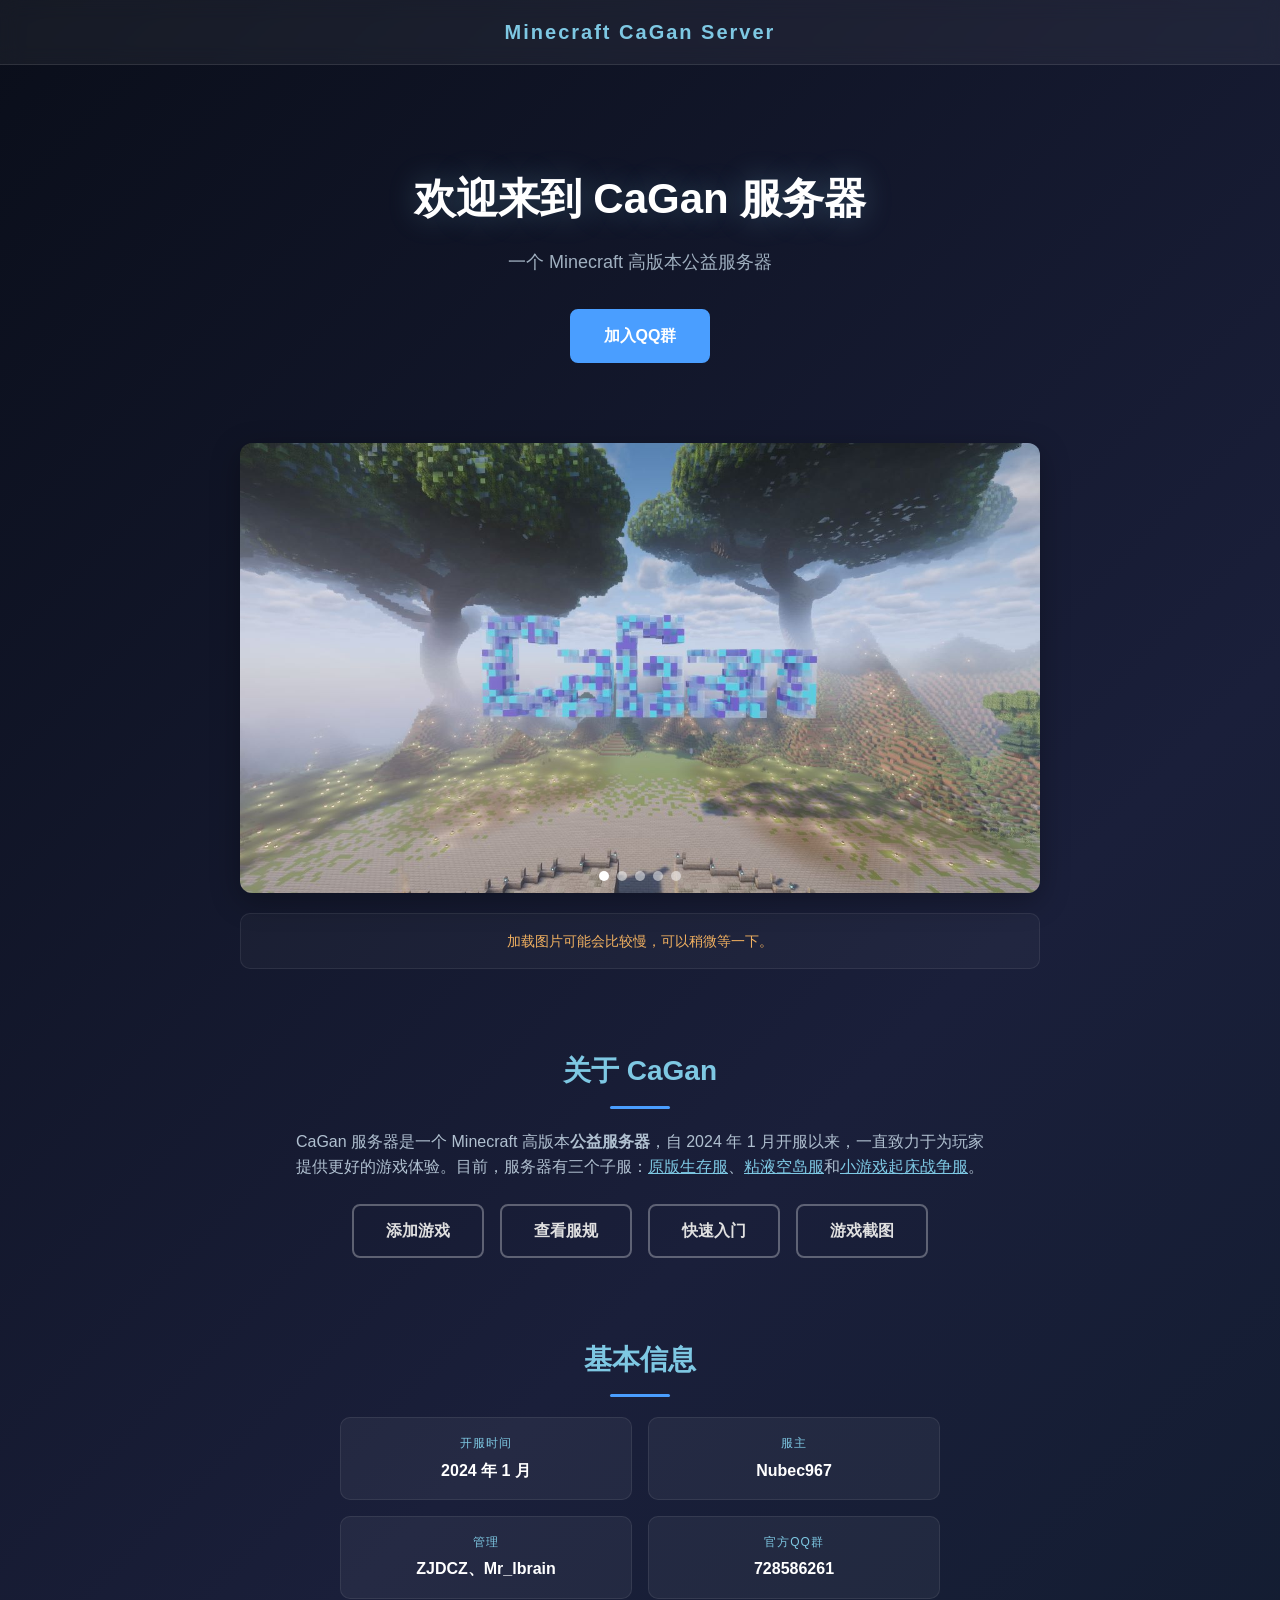
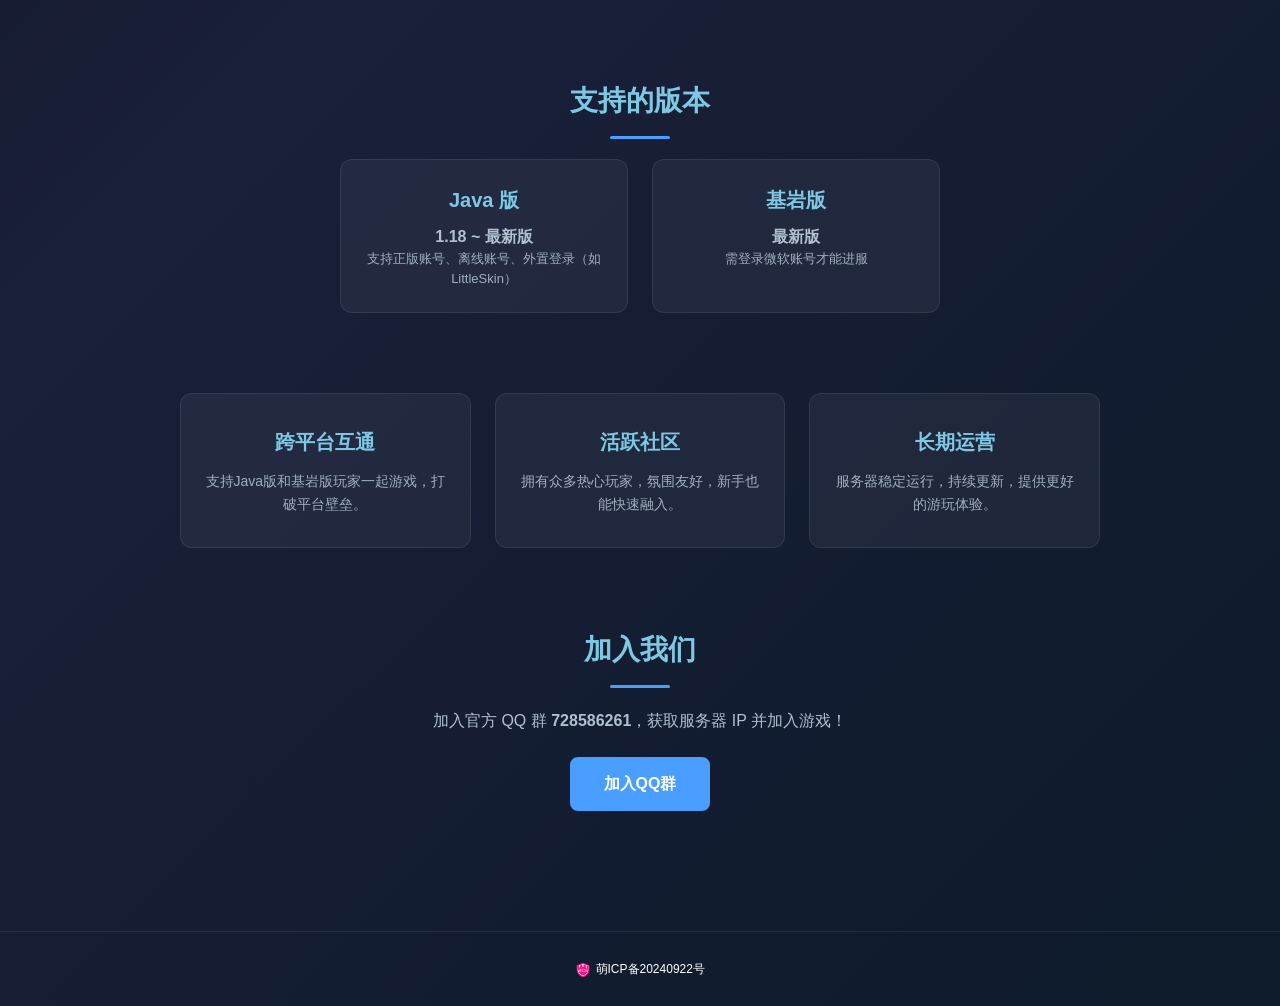
<file: index.html>
<!DOCTYPE html>
<html lang="zh">

<head>
    <meta charset="UTF-8" />
    <meta name="keywords" content="CaGan,CaGan官网,Minecraft,我的世界,高版本服务器,公益服务器,Java,基岩版,互通服" />
    <meta name="description" content="Minecraft CaGan 高版本 Java 基岩互通公益服务器官网 - 原版生存服、粘液空岛服、小游戏起床战争服" />
    <meta name="author" content="Dan_Evan" />
    <meta name="robots" content="index,follow" />
    <meta name="viewport" content="width=device-width, initial-scale=1.0" />
    <link rel="icon" href="favicon.ico" type="image/x-icon" />
    <link type="text/css" href="style.css" rel="stylesheet" />
    <link rel="stylesheet" href="https://font.sec.miui.com/font/css?family=MiSans:400,700:MiSans" />
    <title>Minecraft CaGan Server</title>
</head>

<body>
    <div class="header">Minecraft CaGan Server</div>

    <div class="container">
        <div class="hero">
            <h1>欢迎来到 CaGan 服务器</h1>
            <p>一个 Minecraft 高版本公益服务器</p>
            <div class="hero-buttons">
                <a href="https://qm.qq.com/q/yhhEUONMXu" class="btn" target="_blank">加入QQ群</a>
            </div>
        </div>

        <!-- 图片轮播 -->
        <div class="carousel-section">
            <div class="carousel">
                <div class="carousel-track">
                    <div class="carousel-slide">
                        <img src="img/2026-08-19_15.51.34.jpg" alt="截图 1" />
                    </div>
                    <div class="carousel-slide">
                        <img src="img/2026-08-18_09.58.34.jpg" alt="截图 2" />
                    </div>
                    <div class="carousel-slide">
                        <img src="img/2026-08-18_09.45.03.jpg" alt="截图 3" />
                    </div>
                    <div class="carousel-slide">
                        <img src="img/2026-08-18_10.00.51.jpg" alt="截图 4" />
                    </div>
                    <div class="carousel-slide">
                        <img src="img/2026-08-18_10.04.48.jpg" alt="截图 5" />
                    </div>
                </div>
                <div class="carousel-dots">
                    <span class="dot"></span>
                    <span class="dot"></span>
                    <span class="dot"></span>
                    <span class="dot"></span>
                    <span class="dot"></span>
                </div>
            </div>

            <div style="max-width: 800px; margin: 20px auto 0; padding: 16px 20px; background: rgba(255, 255, 255, 0.03); border: 1px solid rgba(255, 255, 255, 0.08); border-radius: 10px; text-align: center;">
                <p style="color: #f0b060; font-size: 14px;">加载图片可能会比较慢，可以稍微等一下。</p>
            </div>
        </div>

        <div class="section">
            <h2 class="section-title">关于 CaGan</h2>
            <p>CaGan 服务器是一个 Minecraft 高版本<strong>公益服务器</strong>，自 2024 年 1 月开服以来，一直致力于为玩家提供更好的游戏体验。目前，服务器有三个子服：<a href="docs/sub.html#sub1" style="color: #7ec8e3;">原版生存服</a>、<a href="docs/sub.html#sub2" style="color: #7ec8e3;">粘液空岛服</a>和<a href="docs/sub.html#sub3" style="color: #7ec8e3;">小游戏起床战争服</a>。</p>
            <div class="join-buttons" style="margin-top: 24px;">
                <a href="docs/add.html" class="btn btn-outline">添加游戏</a>
                <a href="docs/rules.html" class="btn btn-outline">查看服规</a>
                <a href="docs/help.html" class="btn btn-outline">快速入门</a>
                <a href="docs/show.html" class="btn btn-outline">游戏截图</a>
            </div>
        </div>

        <div class="section">
            <h2 class="section-title">基本信息</h2>
            <div class="info-grid">
                <div class="info-item">
                    <span class="info-label">开服时间</span>
                    <span class="info-value">2024 年 1 月</span>
                </div>
                <div class="info-item">
                    <span class="info-label">服主</span>
                    <span class="info-value">Nubec967</span>
                </div>
                <div class="info-item">
                    <span class="info-label">管理</span>
                    <span class="info-value">ZJDCZ、Mr_lbrain</span>
                </div>
                <div class="info-item">
                    <span class="info-label">官方QQ群</span>
                    <span class="info-value">728586261</span>
                </div>
            </div>
        </div>

        <div class="section">
            <h2 class="section-title">支持的版本</h2>
            <div class="version-grid">
                <div class="version-card">
                    <h3>Java 版</h3>
                    <p>1.18 ~ 最新版</p>
                    <p class="version-desc">支持正版账号、离线账号、外置登录（如 LittleSkin）</p>
                </div>
                <div class="version-card">
                    <h3>基岩版</h3>
                    <p>最新版</p>
                    <p class="version-desc">需登录微软账号才能进服</p>
                </div>
            </div>
        </div>

        <div class="features">
            <div class="feature-card">
                <h3>跨平台互通</h3>
                <p>支持Java版和基岩版玩家一起游戏，打破平台壁垒。</p>
            </div>
            <div class="feature-card">
                <h3>活跃社区</h3>
                <p>拥有众多热心玩家，氛围友好，新手也能快速融入。</p>
            </div>
            <div class="feature-card">
                <h3>长期运营</h3>
                <p>服务器稳定运行，持续更新，提供更好的游玩体验。</p>
            </div>
        </div>

        <div class="section">
            <h2 class="section-title">加入我们</h2>
            <p>加入官方 QQ 群 <strong>728586261</strong>，获取服务器 IP 并加入游戏！</p>
            <div class="join-buttons">
                <a href="https://qm.qq.com/q/yhhEUONMXu" class="btn" target="_blank">加入QQ群</a>
            </div>
        </div>
    </div>

    <div class="footer">
        <a href="https://icp.gov.moe/?keyword=20240922" target="_blank" style="text-decoration: none" rel="noopener">
            <img src="icon/icon.png" style="width: 16px; height: 16px; vertical-align: middle" />
            <span style="color: white; font-size: 12px; vertical-align: middle">萌ICP备20240922号</span>
        </a>
    </div>

    <script src="js/carousel.js"></script>
</body>

</html>
</file>
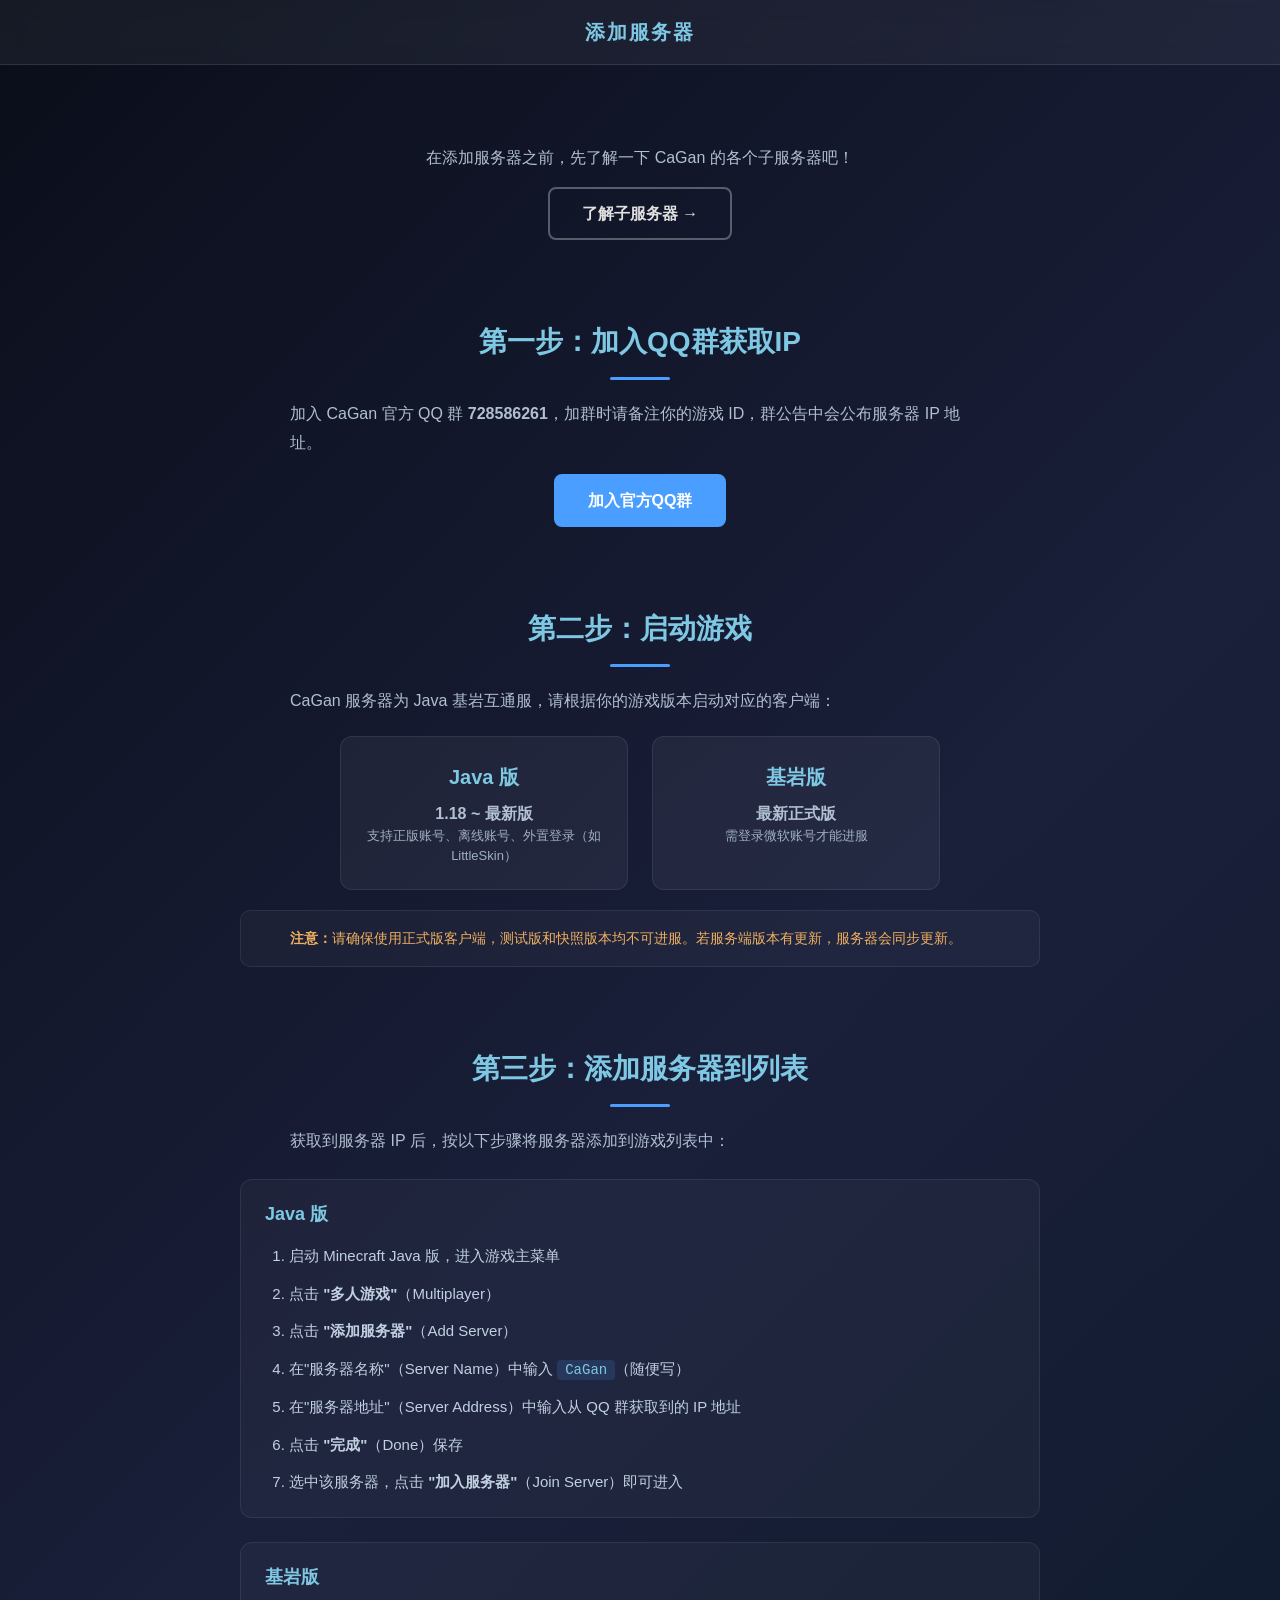
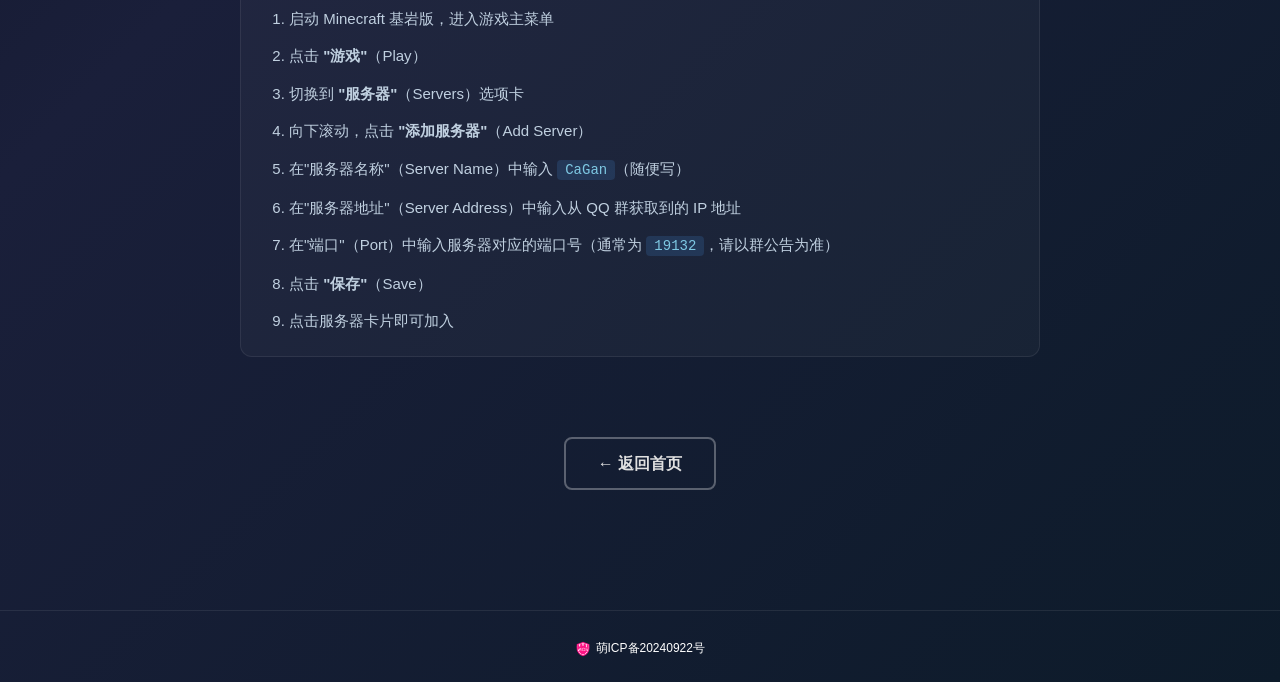
<file: docs/add.html>
<!DOCTYPE html>
<html lang="zh">

<head>
    <meta charset="UTF-8" />
    <meta name="keywords" content="CaGan,CaGan官网,Minecraft,添加服务器,服务器教程,Java版,基岩版,加入服务器" />
    <meta name="description" content="CaGan 服务器添加教程 - 获取 IP、启动游戏、Java版和基岩版分别如何添加服务器到列表" />
    <meta name="author" content="Dan_Evan" />
    <meta name="robots" content="index,follow" />
    <meta name="viewport" content="width=device-width, initial-scale=1.0" />
    <link rel="icon" href="../favicon.ico" type="image/x-icon" />
    <link type="text/css" href="../style.css" rel="stylesheet" />
    <link rel="stylesheet" href="https://font.sec.miui.com/font/css?family=MiSans:400,700:MiSans" />
    <title>添加服务器 - CaGan</title>
</head>

<body>
    <div class="header">添加服务器</div>

    <div class="container">
        <div class="section" style="text-align: center;">
            <p style="margin-bottom: 16px; color: #b0c0d0;">在添加服务器之前，先了解一下 CaGan 的各个子服务器吧！</p>
            <a href="sub.html" class="btn btn-outline">了解子服务器 &rarr;</a>
        </div>

        <div class="section">
            <h2 class="section-title">第一步：加入QQ群获取IP</h2>
            <div class="step-content">
                <p>加入 CaGan 官方 QQ 群 <strong>728586261</strong>，加群时请备注你的游戏 ID，群公告中会公布服务器 IP 地址。</p>
                <div class="step-buttons" style="margin-top: 16px;">
                    <a href="https://qm.qq.com/q/yhhEUONMXu" class="btn" target="_blank">加入官方QQ群</a>
                </div>
            </div>
        </div>

        <div class="section">
            <h2 class="section-title">第二步：启动游戏</h2>
            <div class="step-content">
                <p>CaGan 服务器为 Java 基岩互通服，请根据你的游戏版本启动对应的客户端：</p>
                <div class="version-grid" style="margin-top: 20px;">
                    <div class="version-card">
                        <h3>Java 版</h3>
                        <p>1.18 ~ 最新版</p>
                        <p class="version-desc">支持正版账号、离线账号、外置登录（如 LittleSkin）</p>
                    </div>
                    <div class="version-card">
                        <h3>基岩版</h3>
                        <p>最新正式版</p>
                        <p class="version-desc">需登录微软账号才能进服</p>
                    </div>
                </div>
                <div style="margin-top: 20px; padding: 16px 20px; background: rgba(255, 255, 255, 0.03); border: 1px solid rgba(255, 255, 255, 0.08); border-radius: 10px;">
                    <p style="color: #f0b060; font-size: 14px;">
                        <strong>注意：</strong>请确保使用正式版客户端，测试版和快照版本均不可进服。若服务端版本有更新，服务器会同步更新。
                    </p>
                </div>
            </div>
        </div>

        <div class="section">
            <h2 class="section-title">第三步：添加服务器到列表</h2>
            <div class="step-content">
                <p>获取到服务器 IP 后，按以下步骤将服务器添加到游戏列表中：</p>

                <div class="sub-step">
                    <h3>Java 版</h3>
                    <ol class="instruction-list">
                        <li>启动 Minecraft Java 版，进入游戏主菜单</li>
                        <li>点击 <strong>"多人游戏"</strong>（Multiplayer）</li>
                        <li>点击 <strong>"添加服务器"</strong>（Add Server）</li>
                        <li>在"服务器名称"（Server Name）中输入 <code>CaGan</code>（随便写）</li>
                        <li>在"服务器地址"（Server Address）中输入从 QQ 群获取到的 IP 地址</li>
                        <li>点击 <strong>"完成"</strong>（Done）保存</li>
                        <li>选中该服务器，点击 <strong>"加入服务器"</strong>（Join Server）即可进入</li>
                    </ol>
                </div>

                <div class="sub-step">
                    <h3>基岩版</h3>
                    <ol class="instruction-list">
                        <li>启动 Minecraft 基岩版，进入游戏主菜单</li>
                        <li>点击 <strong>"游戏"</strong>（Play）</li>
                        <li>切换到 <strong>"服务器"</strong>（Servers）选项卡</li>
                        <li>向下滚动，点击 <strong>"添加服务器"</strong>（Add Server）</li>
                        <li>在"服务器名称"（Server Name）中输入 <code>CaGan</code>（随便写）</li>
                        <li>在"服务器地址"（Server Address）中输入从 QQ 群获取到的 IP 地址</li>
                        <li>在"端口"（Port）中输入服务器对应的端口号（通常为 <code>19132</code>，请以群公告为准）</li>
                        <li>点击 <strong>"保存"</strong>（Save）</li>
                        <li>点击服务器卡片即可加入</li>
                    </ol>
                </div>
            </div>
        </div>

        <div class="section" style="text-align: center;">
            <a href="../index.html" class="btn btn-outline">&larr; 返回首页</a>
        </div>
    </div>

    <div class="footer">
        <a href="https://icp.gov.moe/?keyword=20240922" target="_blank" style="text-decoration: none" rel="noopener">
            <img src="../icon/icon.png" style="width: 16px; height: 16px; vertical-align: middle" />
            <span style="color: white; font-size: 12px; vertical-align: middle">萌ICP备20240922号</span>
        </a>
    </div>
</body>

</html>
</file>
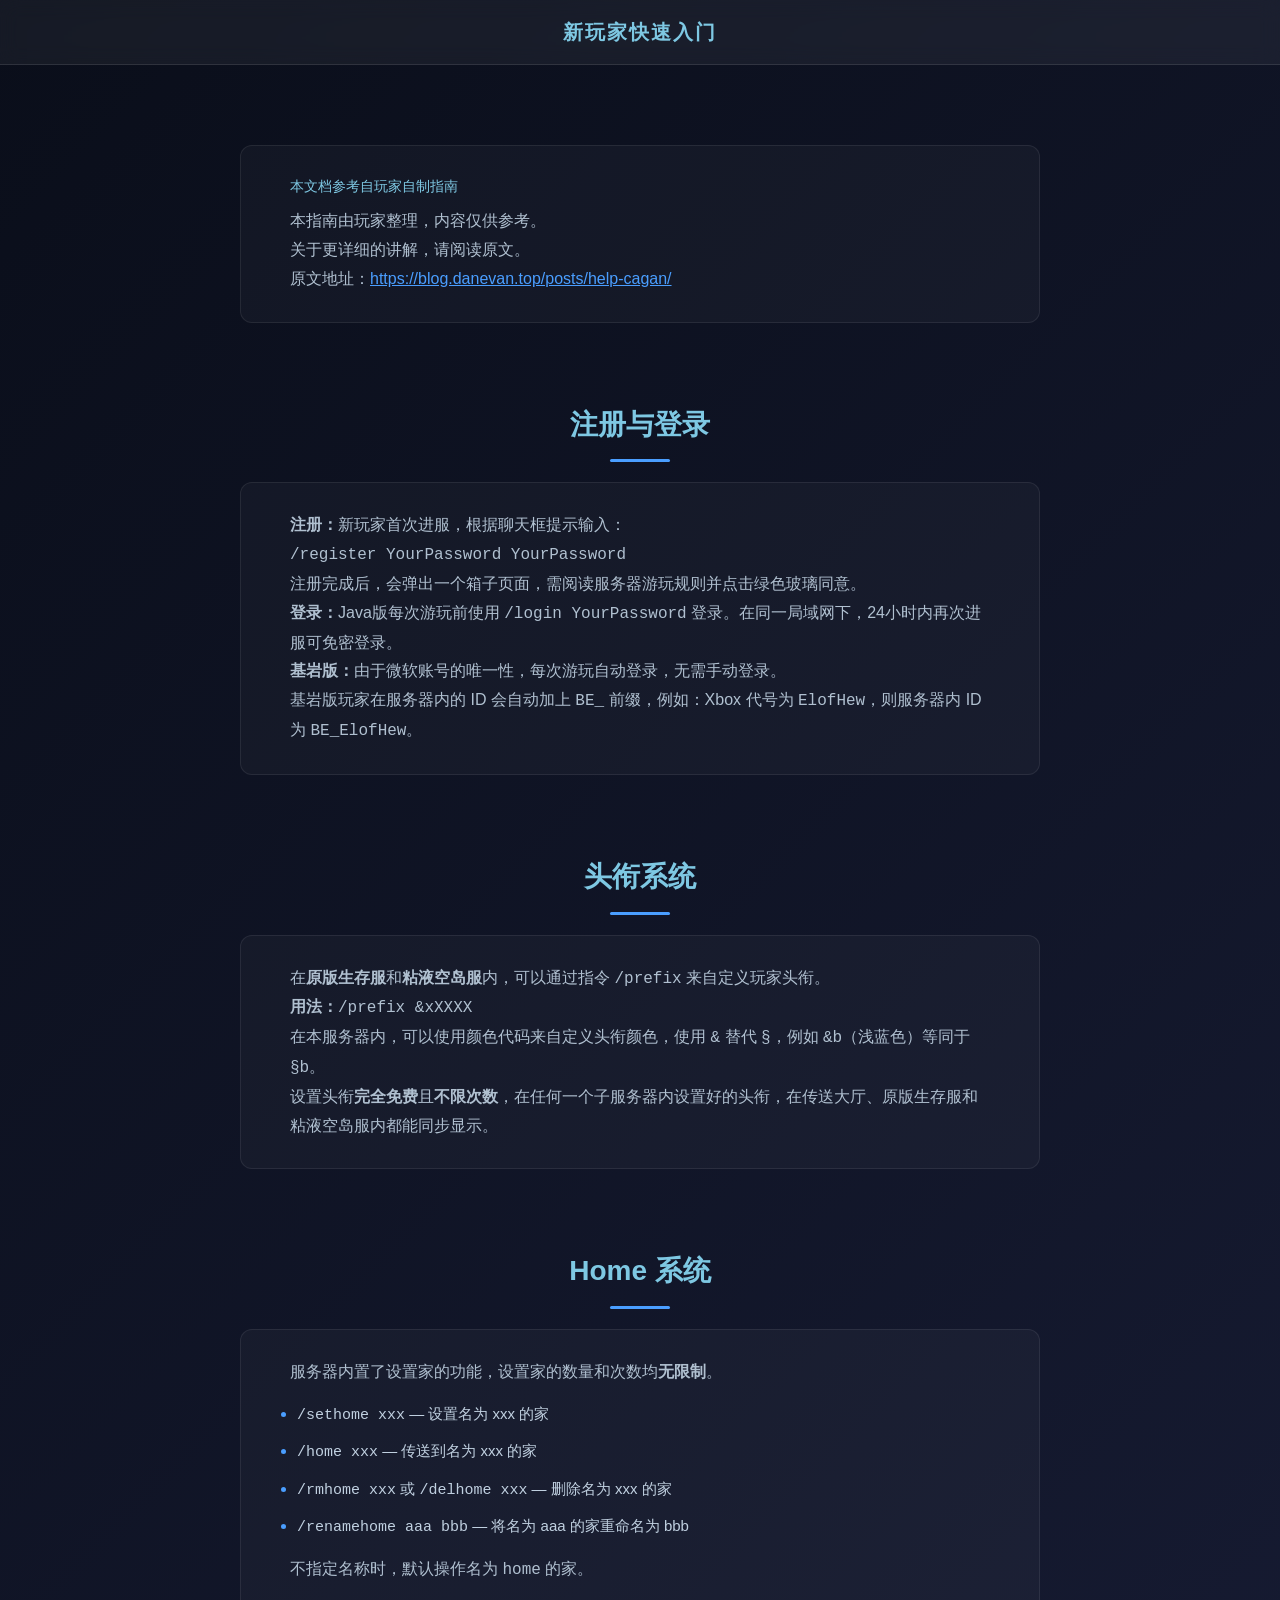
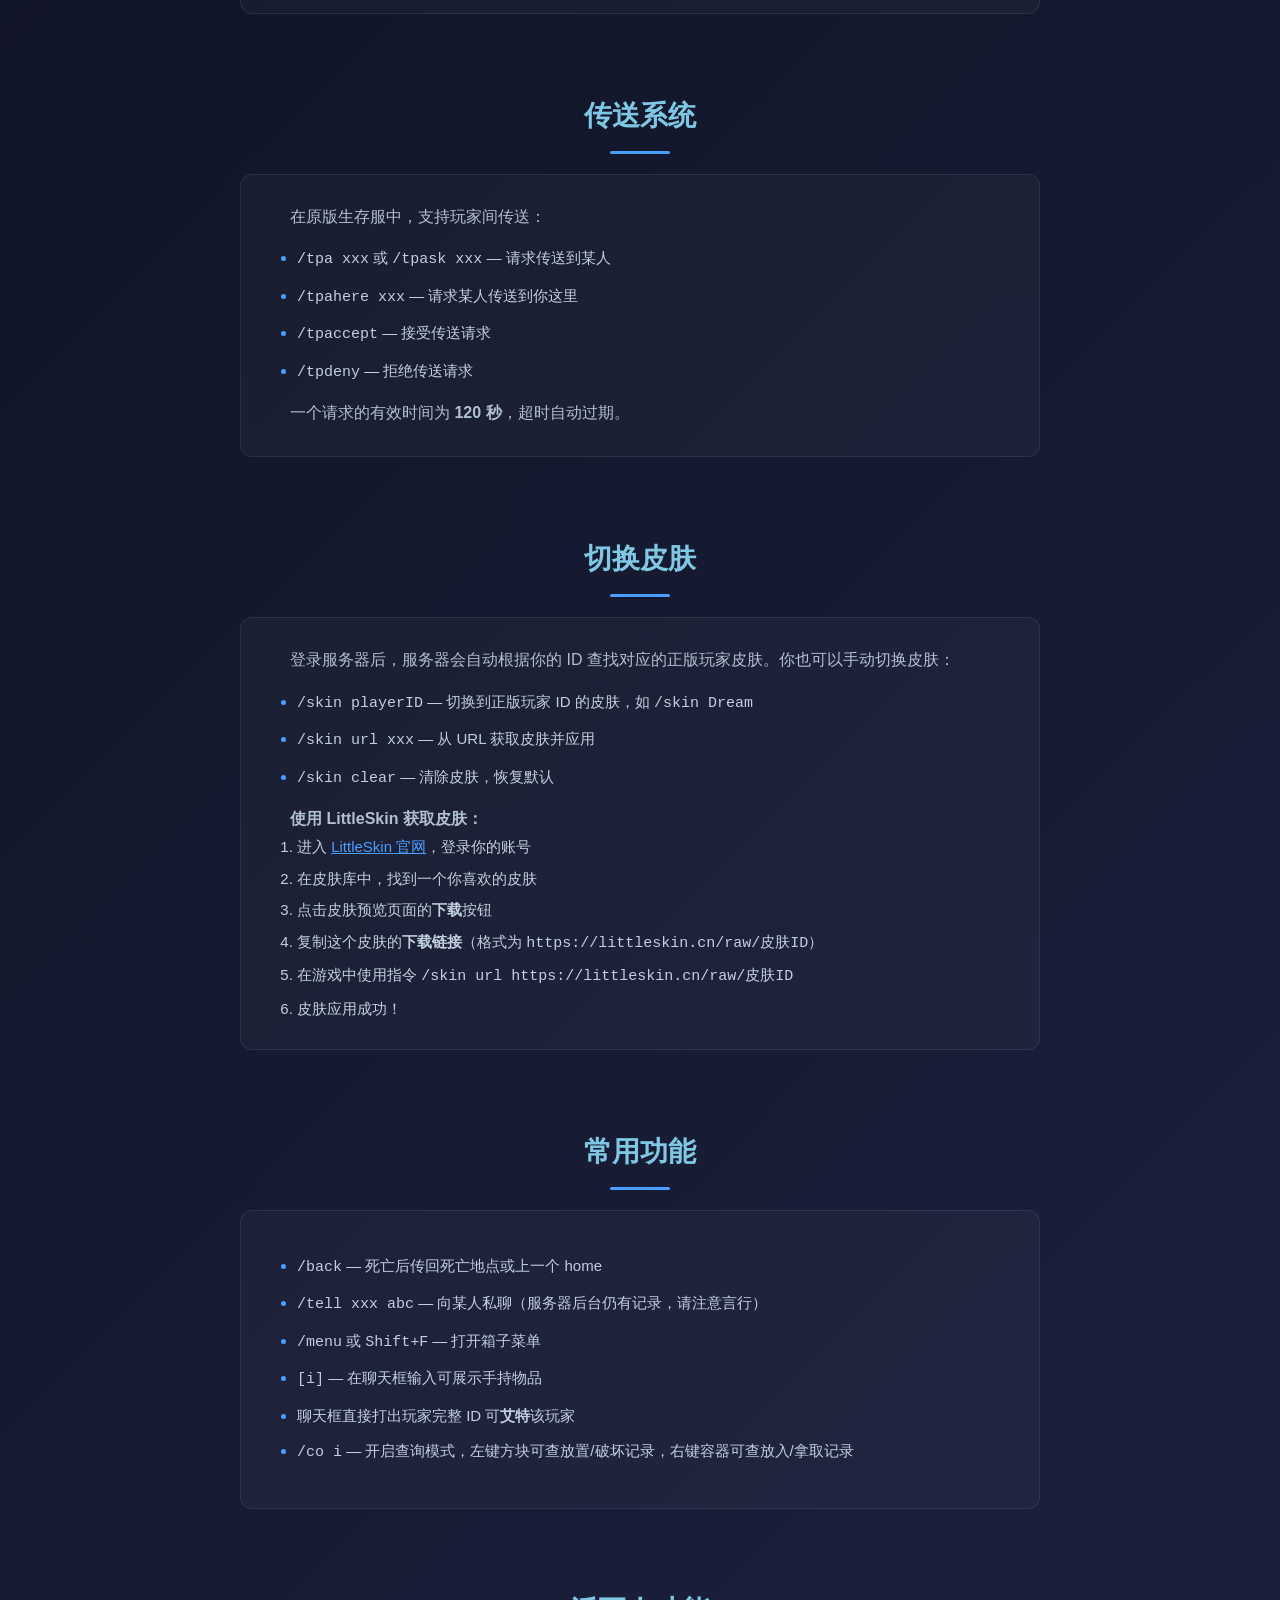
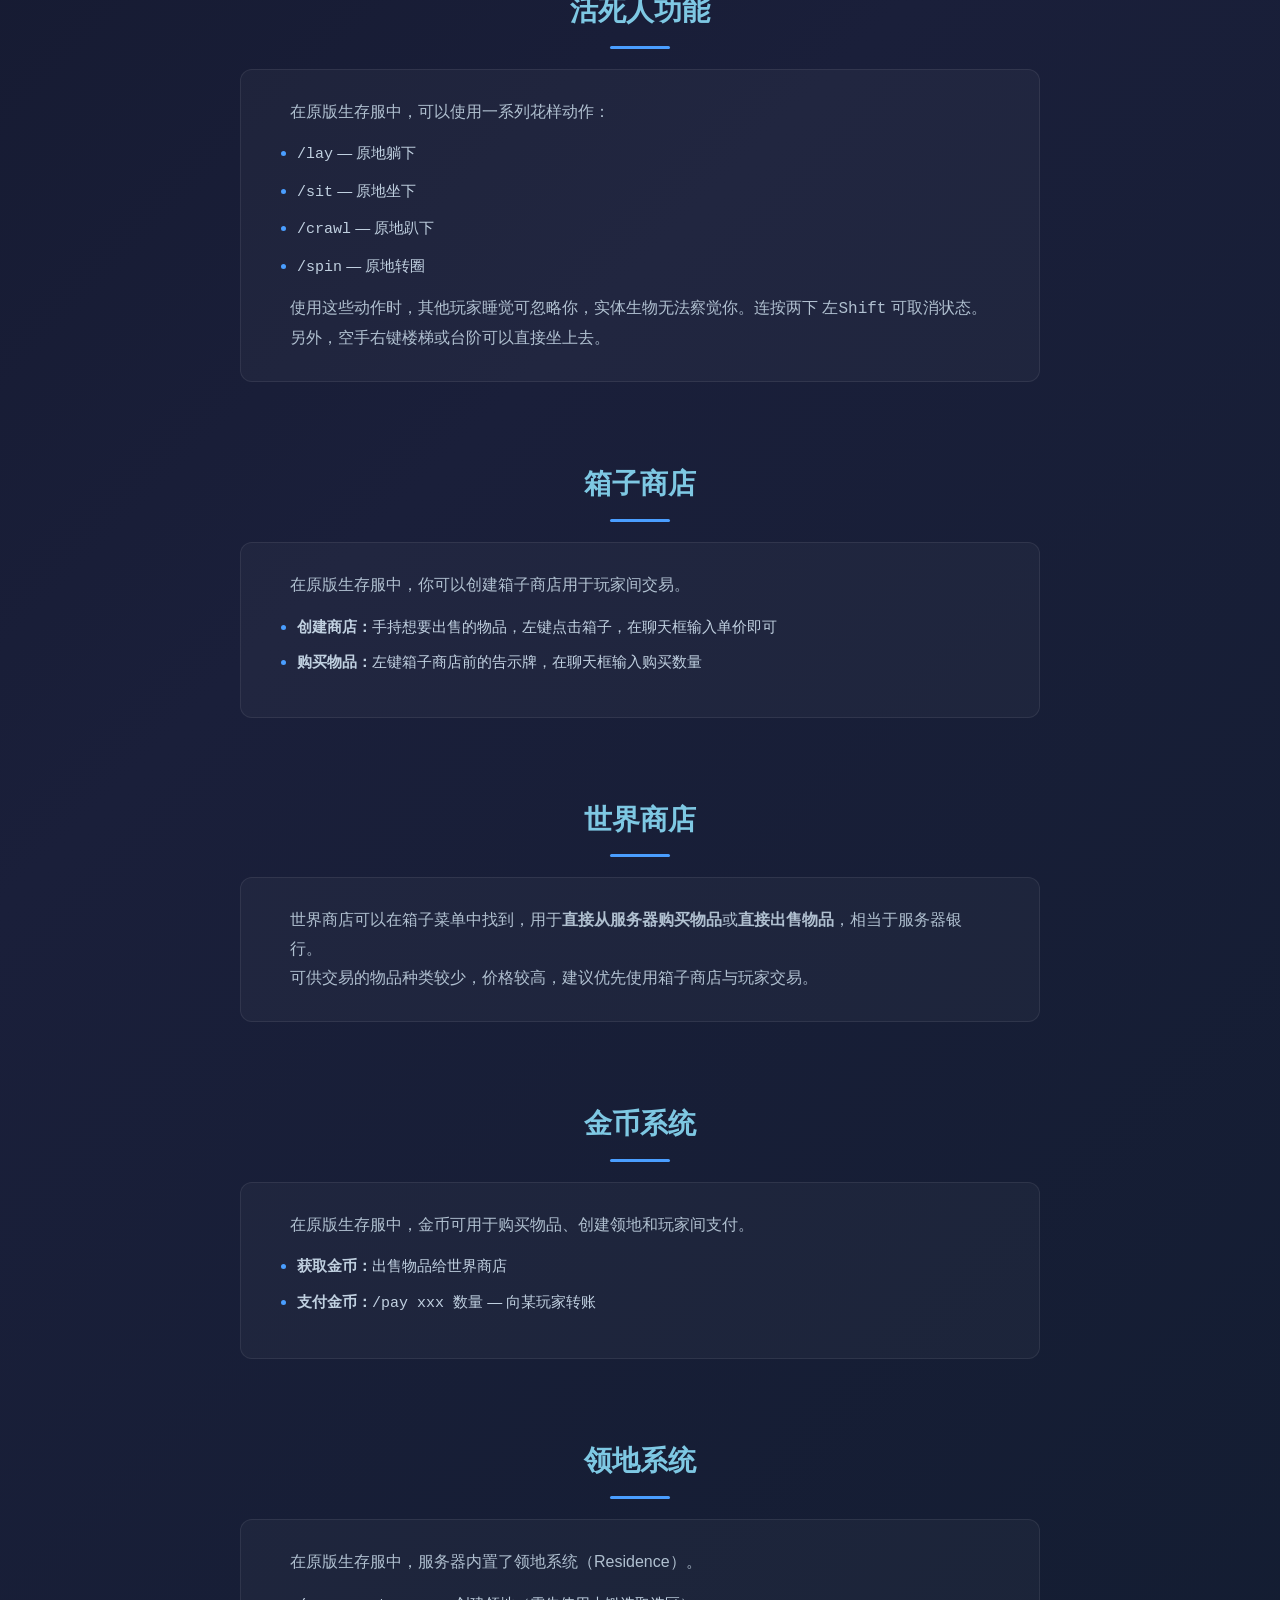
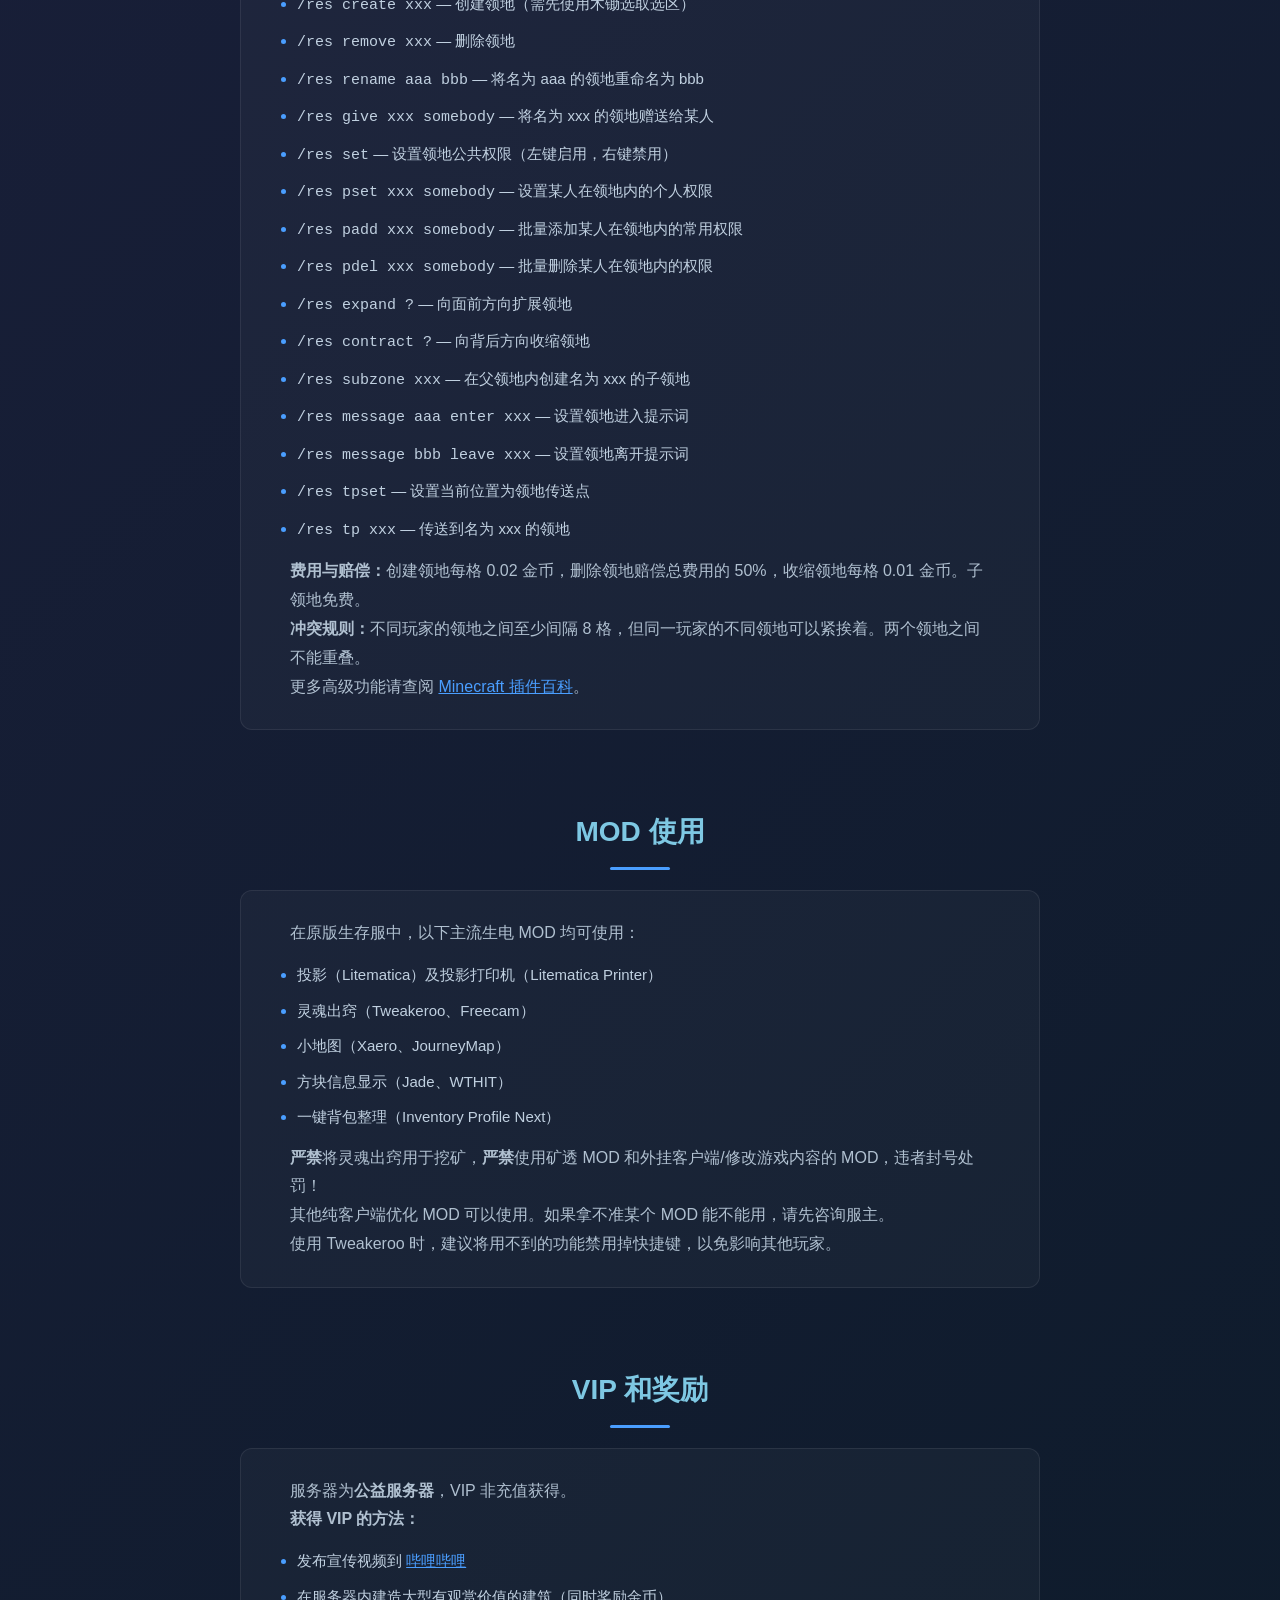
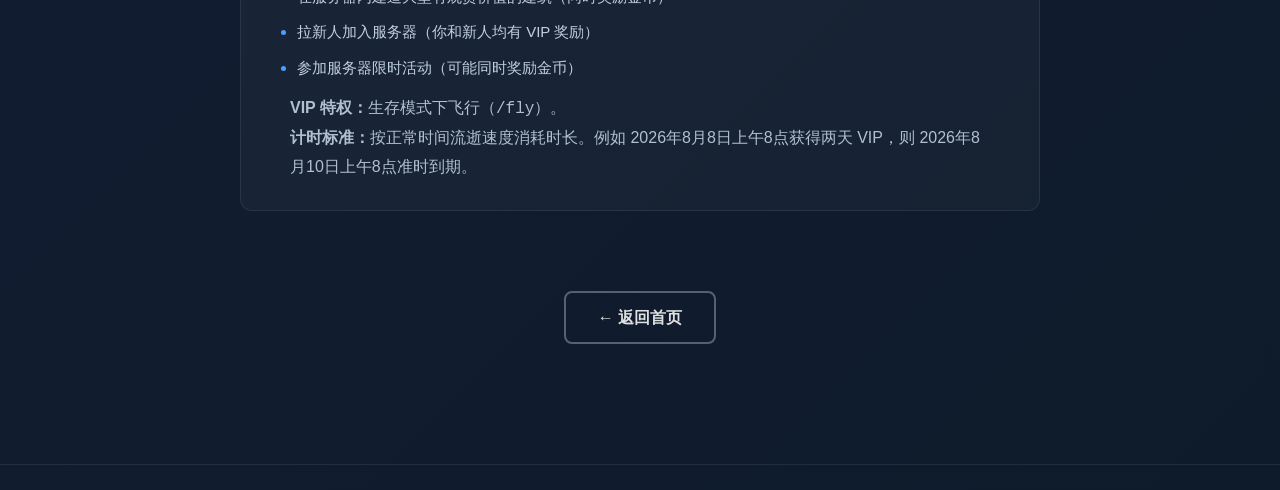
<file: docs/help.html>
<!DOCTYPE html>
<html lang="zh">

<head>
    <meta charset="UTF-8" />
    <meta name="keywords" content="CaGan,CaGan官网,Minecraft,帮助文档,游玩指南,头衔,Home,传送,皮肤,领地,箱子商店" />
    <meta name="description" content="CaGan 服务器帮助文档 - 头衔系统、Home、传送、切换皮肤、箱子商店、领地、MOD使用、VIP等游玩指南" />
    <meta name="author" content="Dan_Evan" />
    <meta name="robots" content="index,follow" />
    <meta name="viewport" content="width=device-width, initial-scale=1.0" />
    <link rel="icon" href="../favicon.ico" type="image/x-icon" />
    <link type="text/css" href="../style.css" rel="stylesheet" />
    <link rel="stylesheet" href="https://font.sec.miui.com/font/css?family=MiSans:400,700:MiSans" />
    <title>新玩家快速入门 - CaGan</title>
</head>

<body>
    <div class="header">新玩家快速入门</div>

    <div class="container">
        <div class="section">
            <div class="sub-intro" style="margin-bottom: 0;">
                <p style="font-size: 14px; color: #7ec8e3; margin-bottom: 8px;">本文档参考自玩家自制指南</p>
                <p>本指南由玩家整理，内容仅供参考。</p>
                <p>关于更详细的讲解，请阅读原文。</p>
                <p>原文地址：<a href="https://blog.danevan.top/posts/help-cagan/" target="_blank" style="color: #4a9eff;">https://blog.danevan.top/posts/help-cagan/</a></p>
            </div>
        </div>

        <div class="section">
            <h2 class="section-title">注册与登录</h2>
            <div class="sub-intro">
                <p><strong>注册：</strong>新玩家首次进服，根据聊天框提示输入：</p>
                <p><code>/register YourPassword YourPassword</code></p>
                <p>注册完成后，会弹出一个箱子页面，需阅读服务器游玩规则并点击绿色玻璃同意。</p>
                <p><strong>登录：</strong>Java版每次游玩前使用 <code>/login YourPassword</code> 登录。在同一局域网下，24小时内再次进服可免密登录。</p>
                <p><strong>基岩版：</strong>由于微软账号的唯一性，每次游玩自动登录，无需手动登录。</p>
                <p>基岩版玩家在服务器内的 ID 会自动加上 <code>BE_</code> 前缀，例如：Xbox 代号为 <code>ElofHew</code>，则服务器内 ID 为 <code>BE_ElofHew</code>。</p>
            </div>
        </div>

        <div class="section">
            <h2 class="section-title">头衔系统</h2>
            <div class="sub-intro">
                <p>在<strong>原版生存服</strong>和<strong>粘液空岛服</strong>内，可以通过指令 <code>/prefix</code> 来自定义玩家头衔。</p>
                <p><strong>用法：</strong><code>/prefix &amp;xXXXX</code></p>
                <p>在本服务器内，可以使用颜色代码来自定义头衔颜色，使用 <code>&amp;</code> 替代 <code>§</code>，例如 <code>&amp;b</code>（浅蓝色）等同于 <code>§b</code>。</p>
                <p>设置头衔<strong>完全免费</strong>且<strong>不限次数</strong>，在任何一个子服务器内设置好的头衔，在传送大厅、原版生存服和粘液空岛服内都能同步显示。</p>
            </div>
        </div>

        <div class="section">
            <h2 class="section-title">Home 系统</h2>
            <div class="sub-intro">
                <p>服务器内置了设置家的功能，设置家的数量和次数均<strong>无限制</strong>。</p>
                <ul>
                    <li><code>/sethome xxx</code> — 设置名为 xxx 的家</li>
                    <li><code>/home xxx</code> — 传送到名为 xxx 的家</li>
                    <li><code>/rmhome xxx</code> 或 <code>/delhome xxx</code> — 删除名为 xxx 的家</li>
                    <li><code>/renamehome aaa bbb</code> — 将名为 aaa 的家重命名为 bbb</li>
                </ul>
                <p>不指定名称时，默认操作名为 <code>home</code> 的家。</p>
            </div>
        </div>

        <div class="section">
            <h2 class="section-title">传送系统</h2>
            <div class="sub-intro">
                <p>在原版生存服中，支持玩家间传送：</p>
                <ul>
                    <li><code>/tpa xxx</code> 或 <code>/tpask xxx</code> — 请求传送到某人</li>
                    <li><code>/tpahere xxx</code> — 请求某人传送到你这里</li>
                    <li><code>/tpaccept</code> — 接受传送请求</li>
                    <li><code>/tpdeny</code> — 拒绝传送请求</li>
                </ul>
                <p>一个请求的有效时间为 <strong>120 秒</strong>，超时自动过期。</p>
            </div>
        </div>

        <div class="section">
            <h2 class="section-title">切换皮肤</h2>
            <div class="sub-intro">
                <p>登录服务器后，服务器会自动根据你的 ID 查找对应的正版玩家皮肤。你也可以手动切换皮肤：</p>
                <ul>
                    <li><code>/skin playerID</code> — 切换到正版玩家 ID 的皮肤，如 <code>/skin Dream</code></li>
                    <li><code>/skin url xxx</code> — 从 URL 获取皮肤并应用</li>
                    <li><code>/skin clear</code> — 清除皮肤，恢复默认</li>
                </ul>
                <p><strong>使用 LittleSkin 获取皮肤：</strong></p>
                <ol style="padding-left: 24px; color: #c0d0e0; font-size: 15px; line-height: 1.7; display: flex; flex-direction: column; gap: 6px;">
                    <li>进入 <a href="https://littleskin.cn/" target="_blank" style="color: #4a9eff;">LittleSkin 官网</a>，登录你的账号</li>
                    <li>在皮肤库中，找到一个你喜欢的皮肤</li>
                    <li>点击皮肤预览页面的<strong>下载</strong>按钮</li>
                    <li>复制这个皮肤的<strong>下载链接</strong>（格式为 <code>https://littleskin.cn/raw/皮肤ID</code>）</li>
                    <li>在游戏中使用指令 <code>/skin url https://littleskin.cn/raw/皮肤ID</code></li>
                    <li>皮肤应用成功！</li>
                </ol>
            </div>
        </div>

        <div class="section">
            <h2 class="section-title">常用功能</h2>
            <div class="sub-intro">
                <ul>
                    <li><code>/back</code> — 死亡后传回死亡地点或上一个 home</li>
                    <li><code>/tell xxx abc</code> — 向某人私聊（服务器后台仍有记录，请注意言行）</li>
                    <li><code>/menu</code> 或 <kbd>Shift</kbd>+<kbd>F</kbd> — 打开箱子菜单</li>
                    <li><code>[i]</code> — 在聊天框输入可展示手持物品</li>
                    <li>聊天框直接打出玩家完整 ID 可<strong>艾特</strong>该玩家</li>
                    <li><code>/co i</code> — 开启查询模式，左键方块可查放置/破坏记录，右键容器可查放入/拿取记录</li>
                </ul>
            </div>
        </div>

        <div class="section">
            <h2 class="section-title">活死人功能</h2>
            <div class="sub-intro">
                <p>在原版生存服中，可以使用一系列花样动作：</p>
                <ul>
                    <li><code>/lay</code> — 原地躺下</li>
                    <li><code>/sit</code> — 原地坐下</li>
                    <li><code>/crawl</code> — 原地趴下</li>
                    <li><code>/spin</code> — 原地转圈</li>
                </ul>
                <p>使用这些动作时，其他玩家睡觉可忽略你，实体生物无法察觉你。连按两下 <kbd>左Shift</kbd> 可取消状态。</p>
                <p>另外，空手右键楼梯或台阶可以直接坐上去。</p>
            </div>
        </div>

        <div class="section">
            <h2 class="section-title">箱子商店</h2>
            <div class="sub-intro">
                <p>在原版生存服中，你可以创建箱子商店用于玩家间交易。</p>
                <ul>
                    <li><strong>创建商店：</strong>手持想要出售的物品，左键点击箱子，在聊天框输入单价即可</li>
                    <li><strong>购买物品：</strong>左键箱子商店前的告示牌，在聊天框输入购买数量</li>
                </ul>
            </div>
        </div>

        <div class="section">
            <h2 class="section-title">世界商店</h2>
            <div class="sub-intro">
                <p>世界商店可以在箱子菜单中找到，用于<strong>直接从服务器购买物品</strong>或<strong>直接出售物品</strong>，相当于服务器银行。</p>
                <p>可供交易的物品种类较少，价格较高，建议优先使用箱子商店与玩家交易。</p>
            </div>
        </div>

        <div class="section">
            <h2 class="section-title">金币系统</h2>
            <div class="sub-intro">
                <p>在原版生存服中，金币可用于购买物品、创建领地和玩家间支付。</p>
                <ul>
                    <li><strong>获取金币：</strong>出售物品给世界商店</li>
                    <li><strong>支付金币：</strong><code>/pay xxx 数量</code> — 向某玩家转账</li>
                </ul>
            </div>
        </div>

        <div class="section">
            <h2 class="section-title">领地系统</h2>
            <div class="sub-intro">
                <p>在原版生存服中，服务器内置了领地系统（Residence）。</p>
                <ul>
                    <li><code>/res create xxx</code> — 创建领地（需先使用木锄选取选区）</li>
                    <li><code>/res remove xxx</code> — 删除领地</li>
                    <li><code>/res rename aaa bbb</code> — 将名为 aaa 的领地重命名为 bbb</li>
                    <li><code>/res give xxx somebody</code> — 将名为 xxx 的领地赠送给某人</li>
                    <li><code>/res set</code> — 设置领地公共权限（左键启用，右键禁用）</li>
                    <li><code>/res pset xxx somebody</code> — 设置某人在领地内的个人权限</li>
                    <li><code>/res padd xxx somebody</code> — 批量添加某人在领地内的常用权限</li>
                    <li><code>/res pdel xxx somebody</code> — 批量删除某人在领地内的权限</li>
                    <li><code>/res expand ?</code> — 向面前方向扩展领地</li>
                    <li><code>/res contract ?</code> — 向背后方向收缩领地</li>
                    <li><code>/res subzone xxx</code> — 在父领地内创建名为 xxx 的子领地</li>
                    <li><code>/res message aaa enter xxx</code> — 设置领地进入提示词</li>
                    <li><code>/res message bbb leave xxx</code> — 设置领地离开提示词</li>
                    <li><code>/res tpset</code> — 设置当前位置为领地传送点</li>
                    <li><code>/res tp xxx</code> — 传送到名为 xxx 的领地</li>
                </ul>
                <p><strong>费用与赔偿：</strong>创建领地每格 0.02 金币，删除领地赔偿总费用的 50%，收缩领地每格 0.01 金币。子领地免费。</p>
                <p><strong>冲突规则：</strong>不同玩家的领地之间至少间隔 8 格，但同一玩家的不同领地可以紧挨着。两个领地之间不能重叠。</p>
                <p>更多高级功能请查阅 <a href="https://mineplugin.org/Residence" target="_blank" style="color: #4a9eff;">Minecraft 插件百科</a>。</p>
            </div>
        </div>

        <div class="section">
            <h2 class="section-title">MOD 使用</h2>
            <div class="sub-intro">
                <p>在原版生存服中，以下主流生电 MOD 均可使用：</p>
                <ul>
                    <li>投影（Litematica）及投影打印机（Litematica Printer）</li>
                    <li>灵魂出窍（Tweakeroo、Freecam）</li>
                    <li>小地图（Xaero、JourneyMap）</li>
                    <li>方块信息显示（Jade、WTHIT）</li>
                    <li>一键背包整理（Inventory Profile Next）</li>
                </ul>
                <p><strong>严禁</strong>将灵魂出窍用于挖矿，<strong>严禁</strong>使用矿透 MOD 和外挂客户端/修改游戏内容的 MOD，违者封号处罚！</p>
                <p>其他纯客户端优化 MOD 可以使用。如果拿不准某个 MOD 能不能用，请先咨询服主。</p>
                <p>使用 Tweakeroo 时，建议将用不到的功能禁用掉快捷键，以免影响其他玩家。</p>
            </div>
        </div>

        <div class="section">
            <h2 class="section-title">VIP 和奖励</h2>
            <div class="sub-intro">
                <p>服务器为<strong>公益服务器</strong>，VIP 非充值获得。</p>
                <p><strong>获得 VIP 的方法：</strong></p>
                <ul>
                    <li>发布宣传视频到 <a href="https://www.bilibili.com/" target="_blank" style="color: #4a9eff;">哔哩哔哩</a></li>
                    <li>在服务器内建造大型有观赏价值的建筑（同时奖励金币）</li>
                    <li>拉新人加入服务器（你和新人均有 VIP 奖励）</li>
                    <li>参加服务器限时活动（可能同时奖励金币）</li>
                </ul>
                <p><strong>VIP 特权：</strong>生存模式下飞行（<code>/fly</code>）。</p>
                <p><strong>计时标准：</strong>按正常时间流逝速度消耗时长。例如 2026年8月8日上午8点获得两天 VIP，则 2026年8月10日上午8点准时到期。</p>
            </div>
        </div>

        <div class="section" style="text-align: center;">
            <a href="../index.html" class="btn btn-outline">&larr; 返回首页</a>
        </div>
    </div>

    <div class="footer">
        <a href="https://icp.gov.moe/?keyword=20240922" target="_blank" style="text-decoration: none" rel="noopener">
            <img src="../icon/icon.png" style="width: 16px; height: 16px; vertical-align: middle" />
            <span style="color: white; font-size: 12px; vertical-align: middle">萌ICP备20240922号</span>
        </a>
    </div>
</body>

</html>
</file>
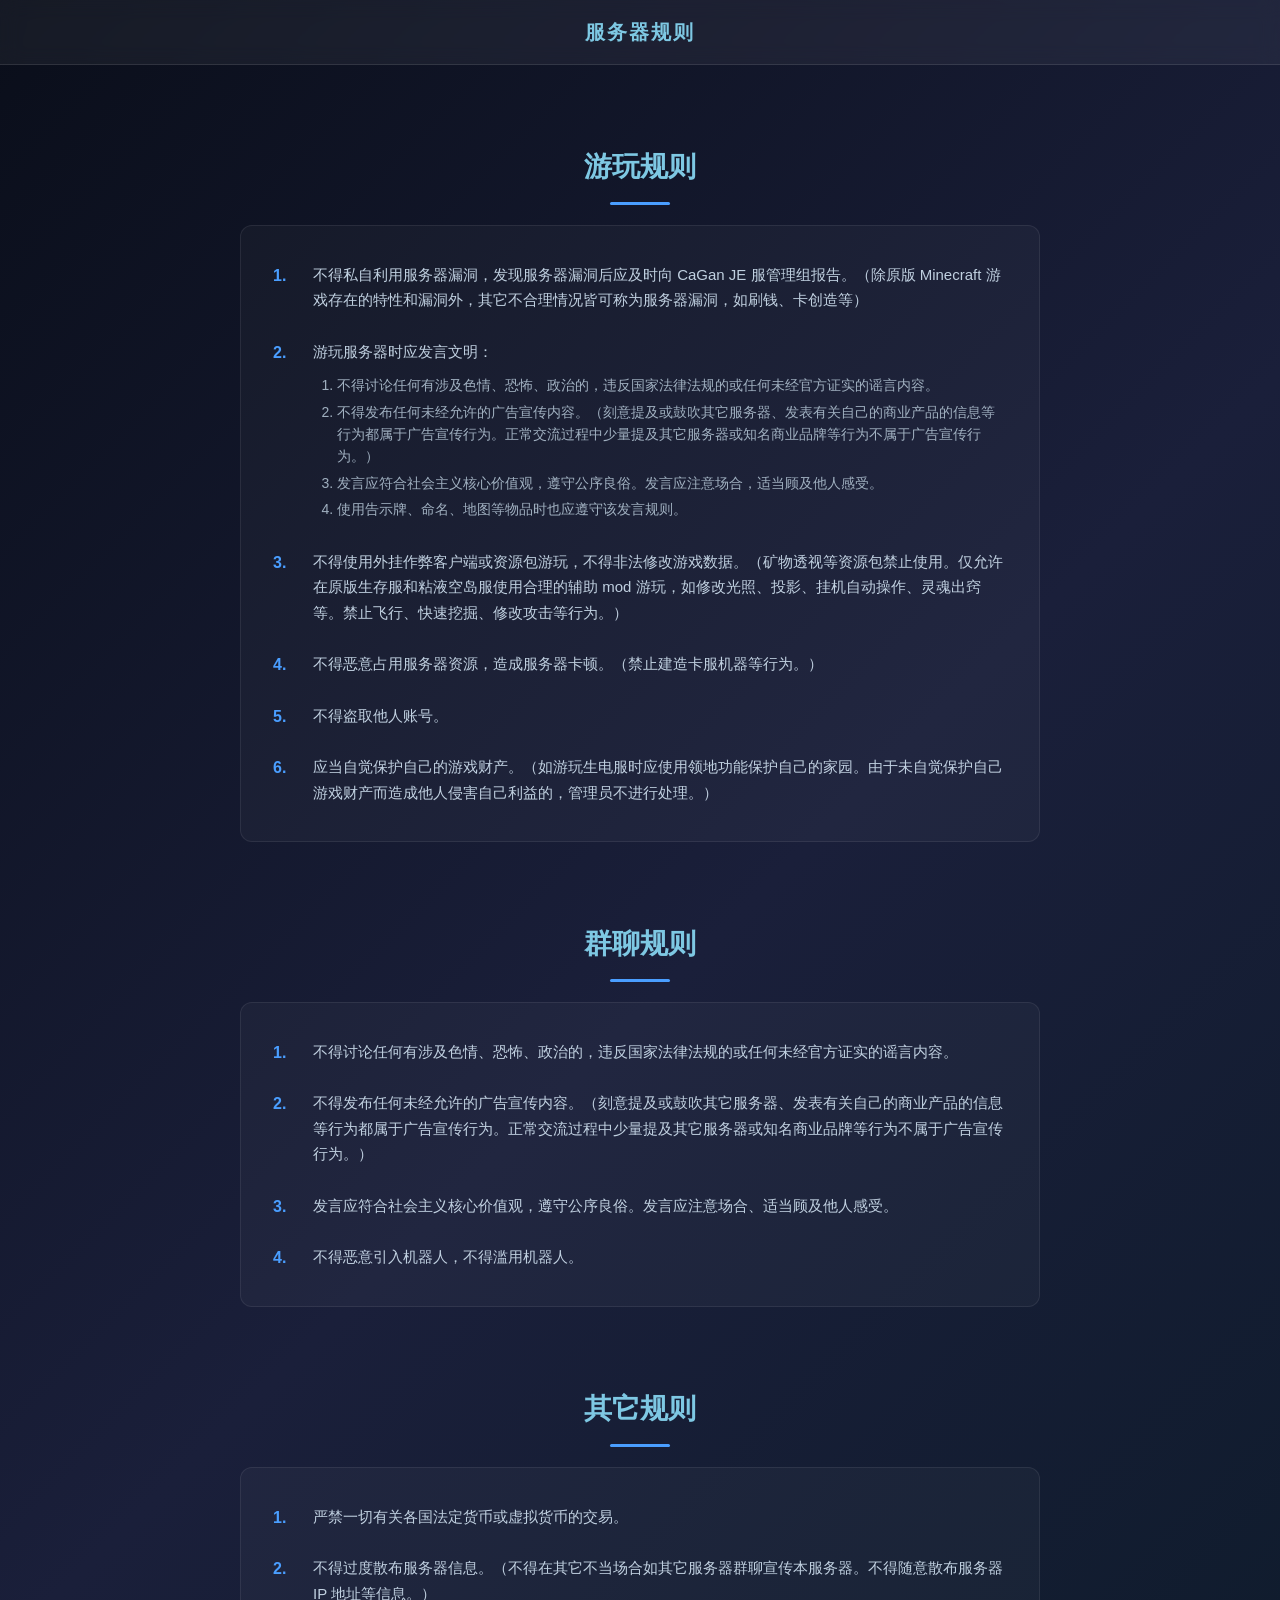
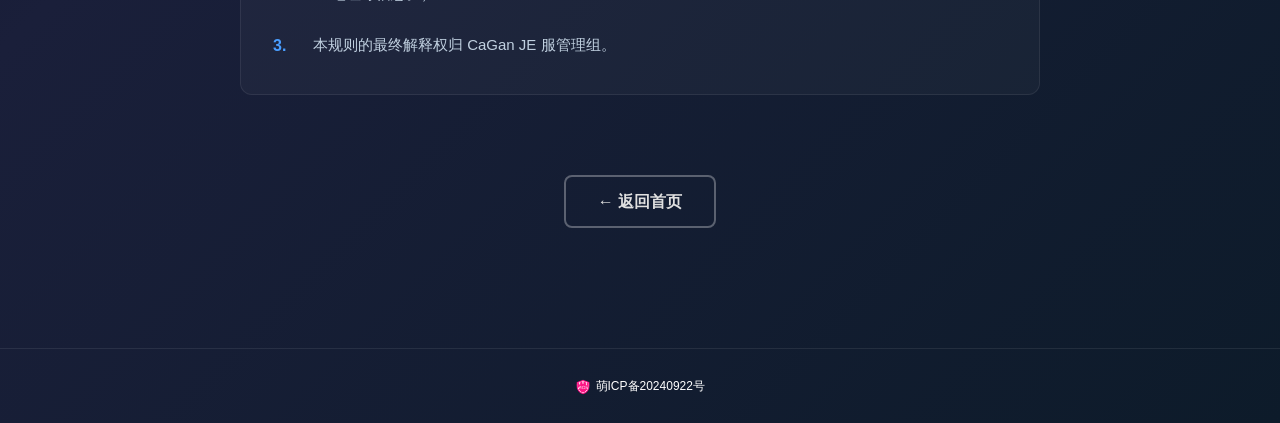
<file: docs/rules.html>
<!DOCTYPE html>
<html lang="zh">

<head>
    <meta charset="UTF-8" />
    <meta name="keywords" content="CaGan,CaGan官网,Minecraft,服规,服务器规则,游玩规则,群聊规则" />
    <meta name="description" content="CaGan JE 服务器游玩规则、群聊规则与其它规则 - 公益服务器行为规范" />
    <meta name="author" content="Dan_Evan" />
    <meta name="robots" content="index,follow" />
    <meta name="viewport" content="width=device-width, initial-scale=1.0" />
    <link rel="icon" href="../favicon.ico" type="image/x-icon" />
    <link type="text/css" href="../style.css" rel="stylesheet" />
    <link rel="stylesheet" href="https://font.sec.miui.com/font/css?family=MiSans:400,700:MiSans" />
    <title>服务器规则 - CaGan</title>
</head>

<body>
    <div class="header">服务器规则</div>

    <div class="container">
        <div class="section">
            <h2 class="section-title">游玩规则</h2>
            <div class="rules-content">
                <ol>
                    <li>不得私自利用服务器漏洞，发现服务器漏洞后应及时向 CaGan JE 服管理组报告。（除原版 Minecraft 游戏存在的特性和漏洞外，其它不合理情况皆可称为服务器漏洞，如刷钱、卡创造等）</li>
                    <li>游玩服务器时应发言文明：
                        <ol>
                            <li>不得讨论任何有涉及色情、恐怖、政治的，违反国家法律法规的或任何未经官方证实的谣言内容。</li>
                            <li>不得发布任何未经允许的广告宣传内容。（刻意提及或鼓吹其它服务器、发表有关自己的商业产品的信息等行为都属于广告宣传行为。正常交流过程中少量提及其它服务器或知名商业品牌等行为不属于广告宣传行为。）</li>
                            <li>发言应符合社会主义核心价值观，遵守公序良俗。发言应注意场合，适当顾及他人感受。</li>
                            <li>使用告示牌、命名、地图等物品时也应遵守该发言规则。</li>
                        </ol>
                    </li>
                    <li>不得使用外挂作弊客户端或资源包游玩，不得非法修改游戏数据。（矿物透视等资源包禁止使用。仅允许在原版生存服和粘液空岛服使用合理的辅助 mod 游玩，如修改光照、投影、挂机自动操作、灵魂出窍等。禁止飞行、快速挖掘、修改攻击等行为。）</li>
                    <li>不得恶意占用服务器资源，造成服务器卡顿。（禁止建造卡服机器等行为。）</li>
                    <li>不得盗取他人账号。</li>
                    <li>应当自觉保护自己的游戏财产。（如游玩生电服时应使用领地功能保护自己的家园。由于未自觉保护自己游戏财产而造成他人侵害自己利益的，管理员不进行处理。）</li>
                </ol>
            </div>
        </div>

        <div class="section">
            <h2 class="section-title">群聊规则</h2>
            <div class="rules-content">
                <ol>
                    <li>不得讨论任何有涉及色情、恐怖、政治的，违反国家法律法规的或任何未经官方证实的谣言内容。</li>
                    <li>不得发布任何未经允许的广告宣传内容。（刻意提及或鼓吹其它服务器、发表有关自己的商业产品的信息等行为都属于广告宣传行为。正常交流过程中少量提及其它服务器或知名商业品牌等行为不属于广告宣传行为。）</li>
                    <li>发言应符合社会主义核心价值观，遵守公序良俗。发言应注意场合、适当顾及他人感受。</li>
                    <li>不得恶意引入机器人，不得滥用机器人。</li>
                </ol>
            </div>
        </div>

        <div class="section">
            <h2 class="section-title">其它规则</h2>
            <div class="rules-content">
                <ol>
                    <li>严禁一切有关各国法定货币或虚拟货币的交易。</li>
                    <li>不得过度散布服务器信息。（不得在其它不当场合如其它服务器群聊宣传本服务器。不得随意散布服务器 IP 地址等信息。）</li>
                    <li>本规则的最终解释权归 CaGan JE 服管理组。</li>
                </ol>
            </div>
        </div>

        <div class="section" style="text-align: center;">
            <a href="../index.html" class="btn btn-outline">&larr; 返回首页</a>
        </div>
    </div>

    <div class="footer">
        <a href="https://icp.gov.moe/?keyword=20240922" target="_blank" style="text-decoration: none" rel="noopener">
            <img src="../icon/icon.png" style="width: 16px; height: 16px; vertical-align: middle" />
            <span style="color: white; font-size: 12px; vertical-align: middle">萌ICP备20240922号</span>
        </a>
    </div>
</body>

</html>
</file>
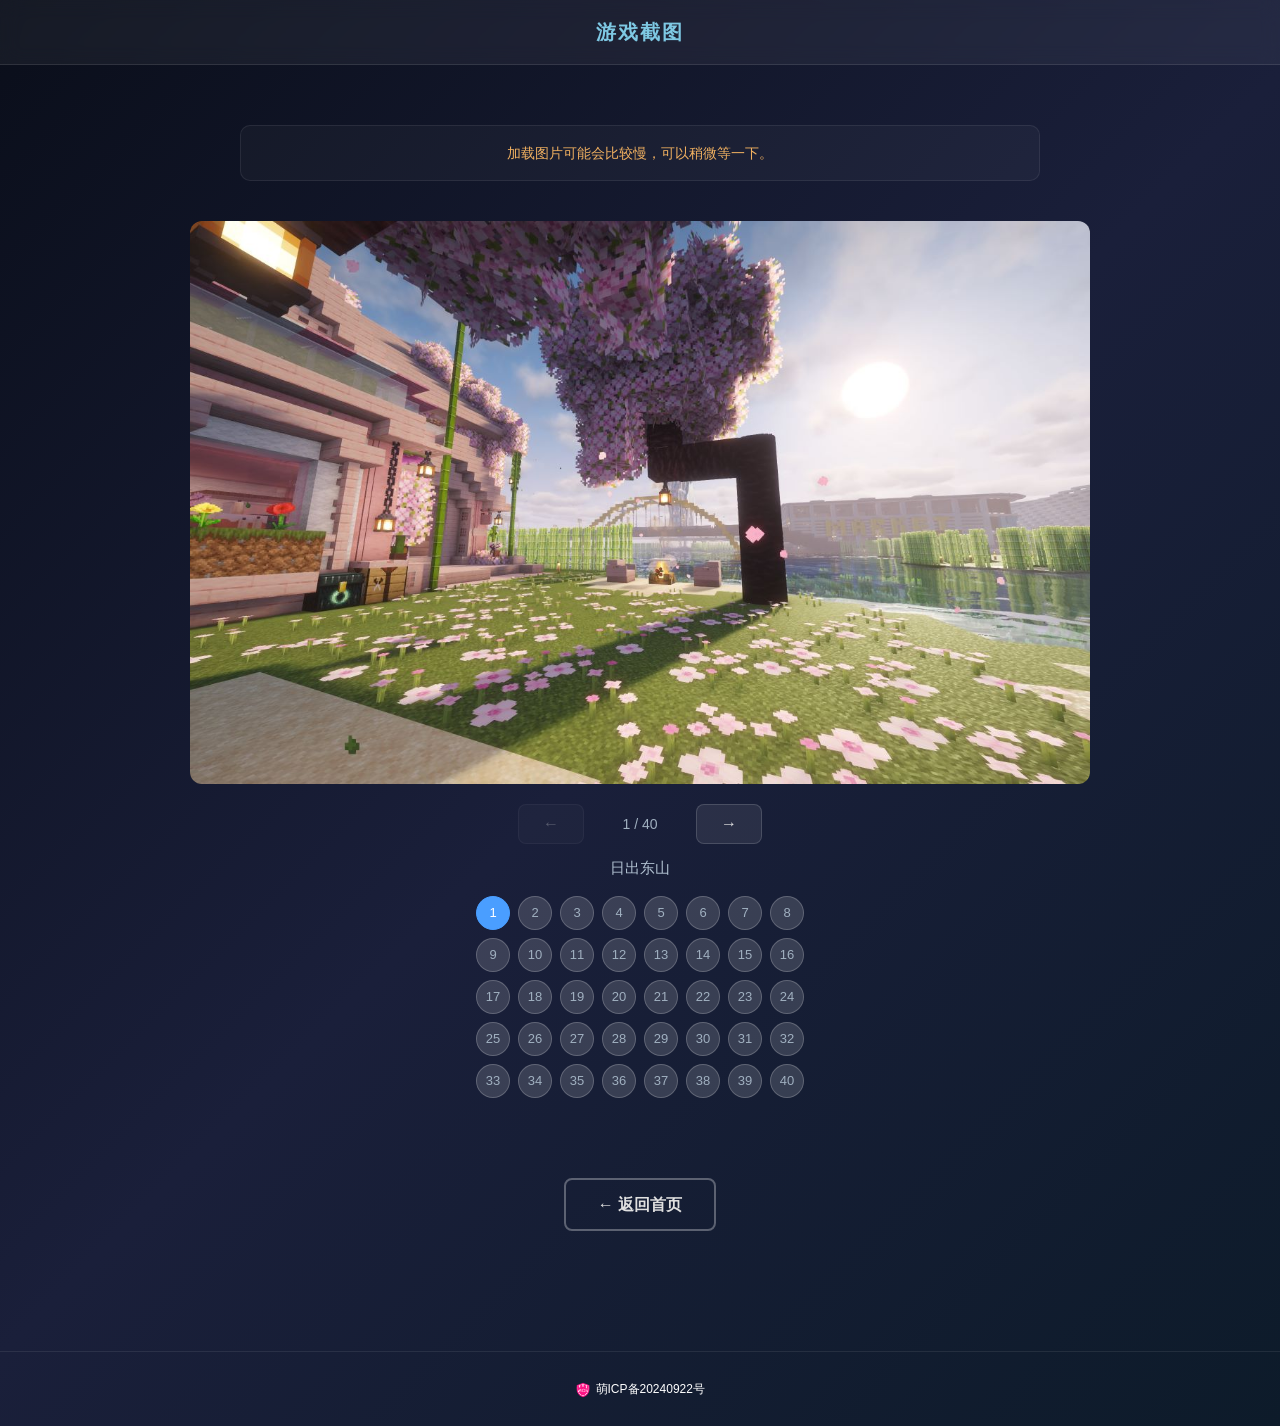
<file: docs/show.html>
<!DOCTYPE html>
<html lang="zh">

<head>
    <meta charset="UTF-8" />
    <meta name="keywords" content="CaGan,CaGan官网,Minecraft,截图,游戏截图,图片展示" />
    <meta name="description" content="CaGan 服务器游戏截图展示" />
    <meta name="author" content="Dan_Evan" />
    <meta name="robots" content="index,follow" />
    <meta name="viewport" content="width=device-width, initial-scale=1.0" />
    <link rel="icon" href="../favicon.ico" type="image/x-icon" />
    <link type="text/css" href="../style.css" rel="stylesheet" />
    <link rel="stylesheet" href="https://font.sec.miui.com/font/css?family=MiSans:400,700:MiSans" />
    <title>游戏截图 - CaGan</title>
    
</head>

<body>
    <div class="header">游戏截图</div>

    <div class="container">
        <div style="max-width: 800px; margin: 20px auto 0; padding: 16px 20px; background: rgba(255, 255, 255, 0.03); border: 1px solid rgba(255, 255, 255, 0.08); border-radius: 10px; text-align: center;">
            <p style="color: #f0b060; font-size: 14px;">加载图片可能会比较慢，可以稍微等一下。</p>
        </div>

        <div class="section">
            <div class="gallery-container">
                <div class="gallery-viewer" id="galleryViewer">
                    <img id="galleryImg" alt="游戏截图" />
                    <div class="gallery-loading" id="galleryLoading">加载中...</div>
                </div>
                <div class="gallery-nav">
                    <button id="prevBtn">&larr;</button>
                    <span class="gallery-counter" id="galleryCounter">1 / 1</span>
                    <button id="nextBtn">&rarr;</button>
                </div>
                <div class="gallery-caption" id="galleryCaption"></div>
                <div class="gallery-dots" id="galleryDots"></div>
            </div>
        </div>

        <div class="section" style="text-align: center;">
            <a href="../index.html" class="btn btn-outline">&larr; 返回首页</a>
        </div>
    </div>

    <div class="footer">
        <a href="https://icp.gov.moe/?keyword=20240922" target="_blank" style="text-decoration: none" rel="noopener">
            <img src="../icon/icon.png" style="width: 16px; height: 16px; vertical-align: middle" />
            <span style="color: white; font-size: 12px; vertical-align: middle">萌ICP备20240922号</span>
        </a>
    </div>

    <script src="../js/gallery.js"></script>
</body>

</html>
</file>
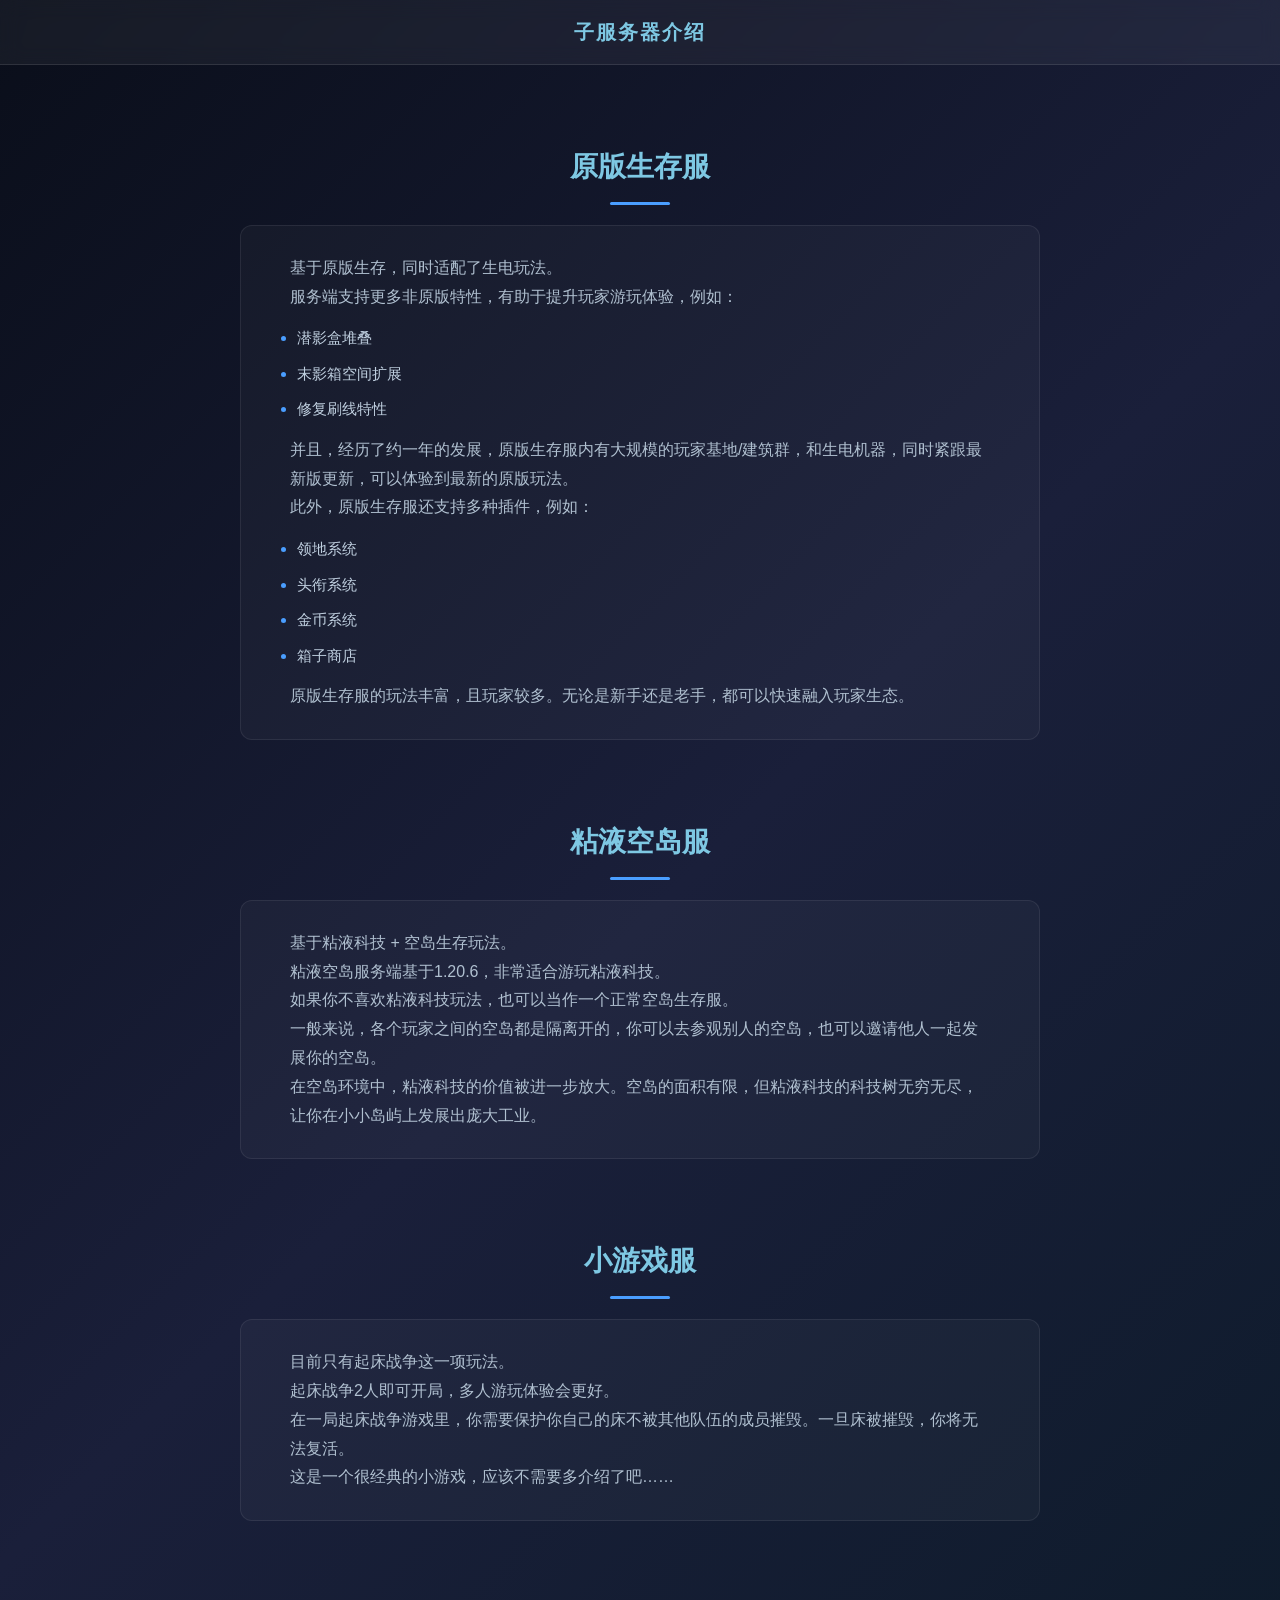
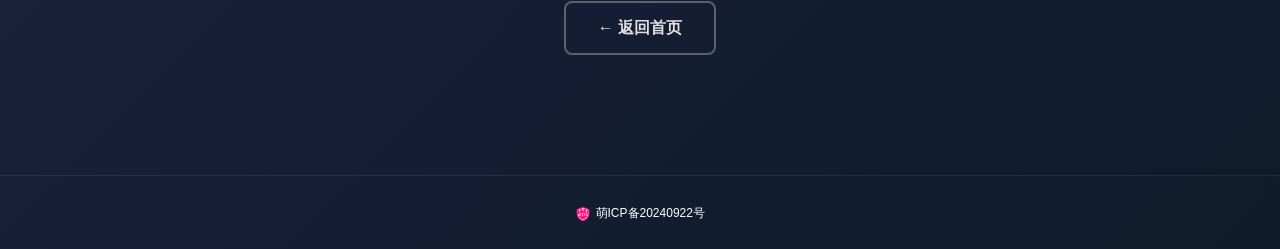
<file: docs/sub.html>
<!DOCTYPE html>
<html lang="zh">

<head>
    <meta charset="UTF-8" />
    <meta name="keywords" content="CaGan,CaGan官网,Minecraft,子服务器,生存服,空岛服,起床战争,粘液科技,原版生存" />
    <meta name="description" content="CaGan 服务器子服务器介绍 - 原版生存服（生电/领地/箱子商店）、粘液空岛服（粘液科技+空岛）、小游戏起床战争服" />
    <meta name="author" content="Dan_Evan" />
    <meta name="robots" content="index,follow" />
    <meta name="viewport" content="width=device-width, initial-scale=1.0" />
    <link rel="icon" href="../favicon.ico" type="image/x-icon" />
    <link type="text/css" href="../style.css" rel="stylesheet" />
    <link rel="stylesheet" href="https://font.sec.miui.com/font/css?family=MiSans:400,700:MiSans" />
    <title>子服务器介绍 - CaGan</title>
</head>

<body>
    <div class="header">子服务器介绍</div>

    <div class="container">
        <!-- 原版生存服 -->
        <div class="section" id="sub1">
            <h2 class="section-title">原版生存服</h2>
            <div class="sub-intro">
                <p>基于原版生存，同时适配了生电玩法。</p>
                <p>服务端支持更多非原版特性，有助于提升玩家游玩体验，例如：</p>
                <ul>
                    <li>潜影盒堆叠</li>
                    <li>末影箱空间扩展</li>
                    <li>修复刷线特性</li>
                </ul>
                <p>并且，经历了约一年的发展，原版生存服内有大规模的玩家基地/建筑群，和生电机器，同时紧跟最新版更新，可以体验到最新的原版玩法。</p>
                <p>此外，原版生存服还支持多种插件，例如：</p>
                <ul>
                    <li>领地系统</li>
                    <li>头衔系统</li>
                    <li>金币系统</li>
                    <li>箱子商店</li>
                </ul>
                <p>原版生存服的玩法丰富，且玩家较多。无论是新手还是老手，都可以快速融入玩家生态。</p>
            </div>
        </div>

        <!-- 粘液空岛服 -->
        <div class="section" id="sub2">
            <h2 class="section-title">粘液空岛服</h2>
            <div class="sub-intro">
                <p>基于粘液科技 + 空岛生存玩法。</p>
                <p>粘液空岛服务端基于1.20.6，非常适合游玩粘液科技。</p>
                <p>如果你不喜欢粘液科技玩法，也可以当作一个正常空岛生存服。</p>
                <p>一般来说，各个玩家之间的空岛都是隔离开的，你可以去参观别人的空岛，也可以邀请他人一起发展你的空岛。</p>
                <p>在空岛环境中，粘液科技的价值被进一步放大。空岛的面积有限，但粘液科技的科技树无穷无尽，让你在小小岛屿上发展出庞大工业。</p>
            </div>
        </div>

        <!-- 小游戏服 -->
        <div class="section" id="sub3">
            <h2 class="section-title">小游戏服</h2>
            <div class="sub-intro">
                <p>目前只有起床战争这一项玩法。</p>
                <p>起床战争2人即可开局，多人游玩体验会更好。</p>
                <p>在一局起床战争游戏里，你需要保护你自己的床不被其他队伍的成员摧毁。一旦床被摧毁，你将无法复活。</p>
                <p>这是一个很经典的小游戏，应该不需要多介绍了吧……</p>
            </div>
        </div>

        <div class="section" style="text-align: center;">
            <a href="../index.html" class="btn btn-outline">&larr; 返回首页</a>
        </div>
    </div>

    <div class="footer">
        <a href="https://icp.gov.moe/?keyword=20240922" target="_blank" style="text-decoration: none" rel="noopener">
            <img src="../icon/icon.png" style="width: 16px; height: 16px; vertical-align: middle" />
            <span style="color: white; font-size: 12px; vertical-align: middle">萌ICP备20240922号</span>
        </a>
    </div>
</body>

</html>
</file>
<file: style.css>
* {
    margin: 0;
    padding: 0;
    box-sizing: border-box;
}

body {
    font-family: "MiSans", -apple-system, BlinkMacSystemFont, "Segoe UI", Roboto, sans-serif;
    background: linear-gradient(135deg, #0a0e1a 0%, #1a1f3a 50%, #0d1b2a 100%);
    color: #e0e0e0;
    min-height: 100vh;
    line-height: 1.6;
}

/* Header */
.header {
    background: rgba(255, 255, 255, 0.05);
    backdrop-filter: blur(10px);
    padding: 16px 24px;
    text-align: center;
    font-size: 20px;
    font-weight: 700;
    color: #7ec8e3;
    letter-spacing: 2px;
    border-bottom: 1px solid rgba(255, 255, 255, 0.1);
    position: sticky;
    top: 0;
    z-index: 100;
}

/* Container */
.container {
    max-width: 960px;
    margin: 0 auto;
    padding: 40px 20px;
}

/* Hero */
.hero {
    text-align: center;
    padding: 60px 20px;
}

.hero h1 {
    font-size: 42px;
    color: #ffffff;
    margin-bottom: 16px;
    text-shadow: 0 0 30px rgba(126, 200, 227, 0.3);
}

.hero p {
    font-size: 18px;
    color: #a0b0c0;
    margin-bottom: 32px;
}

.hero-buttons {
    display: flex;
    gap: 16px;
    justify-content: center;
    flex-wrap: wrap;
}

/* Buttons */
.btn {
    display: inline-block;
    padding: 12px 32px;
    border-radius: 8px;
    font-size: 16px;
    font-weight: 600;
    text-decoration: none;
    cursor: pointer;
    transition: all 0.3s ease;
    background: #4a9eff;
    color: #fff;
    border: 2px solid #4a9eff;
}

.btn:hover {
    background: #3a8eef;
    border-color: #3a8eef;
    transform: translateY(-2px);
    box-shadow: 0 6px 20px rgba(74, 158, 255, 0.3);
}

.btn-outline {
    background: transparent;
    border-color: rgba(255, 255, 255, 0.3);
    color: #e0e0e0;
}

.btn-outline:hover {
    background: rgba(255, 255, 255, 0.1);
    border-color: rgba(255, 255, 255, 0.5);
    box-shadow: 0 6px 20px rgba(255, 255, 255, 0.1);
}

/* Info Grid */
.info-grid {
    display: grid;
    grid-template-columns: repeat(2, 1fr);
    gap: 16px;
    max-width: 600px;
    margin: 0 auto;
}

.info-item {
    background: rgba(255, 255, 255, 0.05);
    border: 1px solid rgba(255, 255, 255, 0.08);
    border-radius: 10px;
    padding: 16px 20px;
    display: flex;
    flex-direction: column;
    gap: 4px;
}

.info-label {
    font-size: 12px;
    color: #7ec8e3;
    text-transform: uppercase;
    letter-spacing: 1px;
}

.info-value {
    font-size: 16px;
    color: #ffffff;
    font-weight: 600;
}

/* Version Grid */
.version-grid {
    display: grid;
    grid-template-columns: repeat(2, 1fr);
    gap: 24px;
    max-width: 600px;
    margin: 0 auto;
}

.version-card {
    background: rgba(255, 255, 255, 0.05);
    border: 1px solid rgba(255, 255, 255, 0.08);
    border-radius: 12px;
    padding: 24px 20px;
    text-align: center;
    transition: all 0.3s ease;
}

.version-card:hover {
    transform: translateY(-4px);
    border-color: rgba(74, 158, 255, 0.3);
    box-shadow: 0 8px 30px rgba(74, 158, 255, 0.15);
}

.version-card h3 {
    font-size: 20px;
    color: #7ec8e3;
    margin-bottom: 8px;
}

.version-card p {
    font-size: 16px;
    color: #ffffff;
    font-weight: 600;
    margin-bottom: 8px;
}

.version-desc {
    font-size: 13px !important;
    color: #a0b0c0 !important;
    font-weight: 400 !important;
    line-height: 1.5;
}

/* Section */
.section {
    text-align: center;
    padding: 40px 0;
}

.section-title {
    font-size: 28px;
    color: #7ec8e3;
    margin-bottom: 20px;
    position: relative;
    display: inline-block;
}

.section-title::after {
    content: "";
    display: block;
    width: 60px;
    height: 3px;
    background: #4a9eff;
    margin: 12px auto 0;
    border-radius: 2px;
}

.section p {
    font-size: 16px;
    color: #b0c0d0;
    max-width: 700px;
    margin: 0 auto;
}

/* Features */
.features {
    display: grid;
    grid-template-columns: repeat(3, 1fr);
    gap: 24px;
    padding: 40px 0;
}

.feature-card {
    background: rgba(255, 255, 255, 0.05);
    border: 1px solid rgba(255, 255, 255, 0.08);
    border-radius: 12px;
    padding: 32px 20px;
    text-align: center;
    transition: all 0.3s ease;
}

.feature-card:hover {
    transform: translateY(-4px);
    border-color: rgba(74, 158, 255, 0.3);
    box-shadow: 0 8px 30px rgba(74, 158, 255, 0.15);
}

.feature-card h3 {
    font-size: 20px;
    color: #7ec8e3;
    margin-bottom: 12px;
}

.feature-card p {
    font-size: 14px;
    color: #a0b0c0;
    line-height: 1.6;
}

/* Rules Content */
.rules-content {
    text-align: left;
    max-width: 800px;
    margin: 0 auto;
    background: rgba(255, 255, 255, 0.03);
    border: 1px solid rgba(255, 255, 255, 0.08);
    border-radius: 12px;
    padding: 28px 32px;
}

.rules-content > ol {
    list-style: none;
    counter-reset: rule-counter;
    padding-left: 0;
    display: flex;
    flex-direction: column;
    gap: 10px;
}

.rules-content > ol > li {
    counter-increment: rule-counter;
    font-size: 15px;
    color: #c0d0e0;
    line-height: 1.7;
    padding: 8px 0 8px 40px;
    position: relative;
}

.rules-content > ol > li::before {
    content: counter(rule-counter) ".";
    position: absolute;
    left: 0;
    top: 8px;
    font-weight: 700;
    color: #4a9eff;
    font-size: 16px;
}

.rules-content ol ol {
    margin-top: 8px;
    gap: 6px;
    padding-left: 24px;
}

.rules-content ol ol li {
    font-size: 14px;
    color: #a0b0c0;
    line-height: 1.6;
    padding: 2px 0;
}

/* Join Buttons */
.join-buttons {
    display: flex;
    gap: 16px;
    justify-content: center;
    flex-wrap: wrap;
    margin-top: 24px;
}

/* Step Content */
.step-content {
    text-align: left;
    max-width: 800px;
    margin: 0 auto;
}

.step-content > p {
    font-size: 16px;
    color: #b0c0d0;
    line-height: 1.8;
}

.step-content .step-buttons {
    text-align: center;
}

.sub-step {
    margin-top: 24px;
    padding: 20px 24px;
    background: rgba(255, 255, 255, 0.03);
    border: 1px solid rgba(255, 255, 255, 0.08);
    border-radius: 12px;
}

.sub-step h3 {
    font-size: 18px;
    color: #7ec8e3;
    margin-bottom: 12px;
}

/* Sub Intro */
.sub-intro {
    text-align: left;
    max-width: 800px;
    margin: 0 auto;
    background: rgba(255, 255, 255, 0.03);
    border: 1px solid rgba(255, 255, 255, 0.08);
    border-radius: 12px;
    padding: 28px 32px;
}

.sub-intro p {
    font-size: 16px;
    color: #b0c0d0;
    line-height: 1.8;
}

.sub-intro ul {
    padding-left: 24px;
    display: flex;
    flex-direction: column;
    gap: 6px;
    margin: 12px 0;
}

.sub-intro ul li {
    font-size: 15px;
    color: #c0d0e0;
    line-height: 1.7;
    padding: 2px 0;
    list-style: disc;
}

.sub-intro ul li::marker {
    color: #4a9eff;
}

.instruction-list {
    padding-left: 24px;
    display: flex;
    flex-direction: column;
    gap: 8px;
}

.instruction-list li {
    font-size: 15px;
    color: #c0d0e0;
    line-height: 1.7;
    padding: 2px 0;
}

.instruction-list li code {
    background: rgba(74, 158, 255, 0.15);
    color: #7ec8e3;
    padding: 2px 8px;
    border-radius: 4px;
    font-size: 14px;
}

/* Carousel */
.carousel-section {
    padding: 20px 0 40px;
}

.carousel {
    position: relative;
    max-width: 800px;
    margin: 0 auto;
    overflow: hidden;
    border-radius: 12px;
    box-shadow: 0 8px 30px rgba(0, 0, 0, 0.3);
}

.carousel-track {
    display: flex;
    width: 500%;
    transition: transform 0.5s ease;
}

.carousel-slide {
    width: 20%;
    aspect-ratio: 16 / 9;
    overflow: hidden;
}

.carousel-slide img {
    width: 100%;
    height: 100%;
    object-fit: cover;
    display: block;
}

.carousel-dots {
    position: absolute;
    bottom: 12px;
    left: 50%;
    transform: translateX(-50%);
    display: flex;
    gap: 8px;
}

.dot {
    width: 10px;
    height: 10px;
    border-radius: 50%;
    background: rgba(255, 255, 255, 0.5);
    cursor: pointer;
    transition: background 0.3s ease;
}

.dot.active {
    background: #fff;
}

/* Footer */
.footer {
    text-align: center;
    padding: 24px;
    border-top: 1px solid rgba(255, 255, 255, 0.08);
    margin-top: 40px;
}

/* Responsive */
@media (max-width: 768px) {
    .hero h1 {
        font-size: 28px;
    }

    .hero p {
        font-size: 16px;
    }

    .features {
        grid-template-columns: 1fr;
        gap: 16px;
    }

    .info-grid {
        grid-template-columns: 1fr;
    }

    .version-grid {
        grid-template-columns: 1fr;
    }

    .container {
        padding: 20px 16px;
    }

    .carousel-section {
        padding: 10px 0 30px;
    }
}

/* Gallery */
.gallery-container {
    text-align: center;
}

.gallery-viewer {
    position: relative;
    max-width: 900px;
    margin: 0 auto;
    background: rgba(0, 0, 0, 0.3);
    border-radius: 12px;
    overflow: hidden;
    aspect-ratio: 16 / 10;
    display: flex;
    align-items: center;
    justify-content: center;
}

.gallery-viewer img {
    width: 100%;
    height: 100%;
    object-fit: contain;
    display: block;
    opacity: 0;
    transition: opacity 0.4s ease;
}

.gallery-viewer img.loaded {
    opacity: 1;
}

.gallery-loading {
    position: absolute;
    top: 0;
    left: 0;
    right: 0;
    bottom: 0;
    display: flex;
    align-items: center;
    justify-content: center;
    color: #a0b0c0;
    font-size: 15px;
    pointer-events: none;
    transition: opacity 0.3s ease;
}

.gallery-loading.hidden {
    opacity: 0;
}

.gallery-nav {
    display: flex;
    justify-content: center;
    align-items: center;
    gap: 16px;
    margin-top: 20px;
}

.gallery-nav button {
    background: rgba(255, 255, 255, 0.08);
    border: 1px solid rgba(255, 255, 255, 0.15);
    color: #e0e0e0;
    padding: 10px 24px;
    border-radius: 8px;
    cursor: pointer;
    font-size: 16px;
    font-family: inherit;
    transition: all 0.3s ease;
}

.gallery-nav button:hover {
    background: rgba(255, 255, 255, 0.15);
    border-color: rgba(74, 158, 255, 0.4);
}

.gallery-nav button:disabled {
    opacity: 0.3;
    cursor: not-allowed;
}

.gallery-counter {
    font-size: 14px;
    color: #a0b0c0;
    min-width: 80px;
    text-align: center;
}

.gallery-dots {
    display: flex;
    justify-content: center;
    gap: 8px;
    margin-top: 16px;
    flex-wrap: wrap;
    max-width: 340px;
    margin-left: auto;
    margin-right: auto;
}

.gallery-dots .dot {
    width: 34px;
    height: 34px;
    border-radius: 50%;
    background: rgba(255, 255, 255, 0.15);
    cursor: pointer;
    transition: all 0.3s ease;
    border: 1px solid rgba(255, 255, 255, 0.2);
    color: #a0b0c0;
    font-size: 13px;
    font-family: inherit;
    display: flex;
    align-items: center;
    justify-content: center;
    padding: 0;
}

.gallery-dots .dot:hover {
    background: rgba(255, 255, 255, 0.25);
    border-color: rgba(74, 158, 255, 0.4);
}

.gallery-dots .dot.active {
    background: #4a9eff;
    border-color: #4a9eff;
    color: #fff;
}

.gallery-caption {
    text-align: center;
    font-size: 15px;
    color: #b0c0d0;
    margin-top: 12px;
    min-height: 24px;
    padding: 0 16px;
}
</file>
